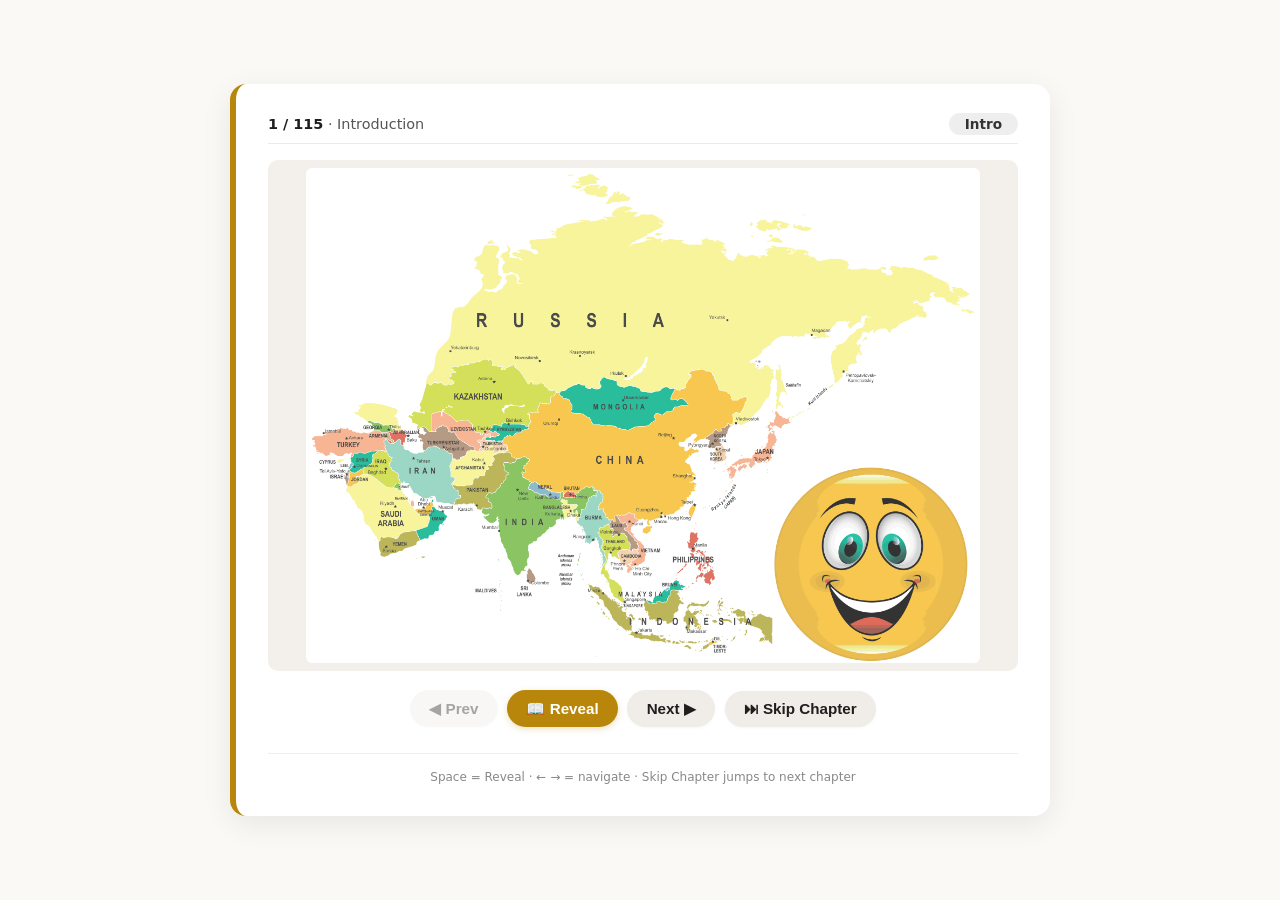
<file: new.html>
<!DOCTYPE html>
<html lang="en">
<head>
  <meta charset="UTF-8" />
  <meta name="viewport" content="width=device-width, initial-scale=1.0" />
  <title>Segment Practice – India Exhibition</title>
  <style>
    * {
      box-sizing: border-box;
      margin: 0;
      padding: 0;
    }

    body {
      font-family: system-ui, -apple-system, 'Segoe UI', Roboto, sans-serif;
      background: #faf9f6;
      color: #1e1e1e;
      min-height: 100vh;
      display: flex;
      justify-content: center;
      align-items: center;
      padding: 1rem;
    }

    .container {
      max-width: 820px;
      width: 100%;
      background: #ffffff;
      border-radius: 16px;
      box-shadow: 0 8px 30px rgba(0, 0, 0, 0.08);
      padding: 1.8rem 2rem 2rem;
      border-left: 6px solid #b8860b;
    }

    .top-bar {
      display: flex;
      flex-wrap: wrap;
      justify-content: space-between;
      align-items: baseline;
      border-bottom: 1px solid #eaeaea;
      padding-bottom: 0.5rem;
      margin-bottom: 1rem;
      gap: 0.3rem 0.8rem;
    }
    .top-bar .progress {
      font-size: 0.9rem;
      color: #555;
    }
    .top-bar .progress strong {
      color: #1e1e1e;
    }
    .top-bar .chapter-badge {
      background: #eee;
      padding: 0.2rem 1rem;
      border-radius: 20px;
      font-size: 0.85rem;
      font-weight: 600;
      color: #333;
    }

    .image-wrapper {
      background: #f3f0eb;
      border-radius: 10px;
      padding: 0.5rem;
      display: flex;
      justify-content: center;
      align-items: center;
      min-height: 220px;
      margin-bottom: 1rem;
    }
    .image-wrapper img {
      max-width: 100%;
      max-height: 55vh;
      width: auto;
      height: auto;
      border-radius: 6px;
      display: block;
      object-fit: contain;
    }

    .text-content {
      background: #f9f7f3;
      border-radius: 10px;
      padding: 1.2rem 1.5rem;
      margin: 0.8rem 0 1.2rem;
      border-left: 3px solid #b8860b;
      display: none;
      animation: fadeSlide 0.25s ease-out;
    }
    .text-content.visible {
      display: block;
    }
    .text-content p {
      margin: 0.4rem 0;
      line-height: 1.6;
    }
    .text-content ul,
    .text-content ol {
      padding-left: 1.4rem;
      margin: 0.3rem 0;
    }
    .text-content li {
      margin-bottom: 0.15rem;
    }
    .text-content blockquote {
      border-left: 3px solid #bbb;
      padding-left: 1rem;
      margin: 0.6rem 0;
      font-style: italic;
    }
    .text-content .key-stat {
      background: #e8e0d6;
      padding: 0.1rem 0.5rem;
      border-radius: 4px;
      font-weight: 600;
      font-size: 0.9rem;
      white-space: nowrap;
    }

    @keyframes fadeSlide {
      0% { opacity: 0; transform: translateY(-6px); }
      100% { opacity: 1; transform: translateY(0); }
    }

    .actions {
      display: flex;
      flex-wrap: wrap;
      gap: 0.6rem;
      margin-top: 1.2rem;
      align-items: center;
      justify-content: center;
    }
    .actions button {
      background: #f0ede8;
      border: none;
      padding: 0.6rem 1.2rem;
      border-radius: 40px;
      font-weight: 600;
      font-size: 0.95rem;
      color: #1e1e1e;
      cursor: pointer;
      transition: background 0.15s, transform 0.1s;
      box-shadow: 0 1px 3px rgba(0, 0, 0, 0.04);
      display: inline-flex;
      align-items: center;
      gap: 0.3rem;
    }
    .actions button:hover {
      background: #e3ded7;
    }
    .actions button:active {
      transform: scale(0.96);
    }
    .actions button.primary {
      background: #b8860b;
      color: white;
      box-shadow: 0 2px 6px rgba(184, 134, 11, 0.25);
    }
    .actions button.primary:hover {
      background: #a07409;
    }
    .actions button:disabled {
      opacity: 0.4;
      pointer-events: none;
      filter: grayscale(0.4);
    }
    .actions .spacer {
      flex: 1;
    }

    .footer-note {
      margin-top: 1.6rem;
      text-align: center;
      font-size: 0.75rem;
      color: #888;
      border-top: 1px solid #eee;
      padding-top: 1rem;
    }

    @media (max-width: 600px) {
      .container { padding: 1rem; }
      .actions { flex-direction: column; align-items: stretch; }
      .actions button { justify-content: center; }
    }
  </style>
</head>
<body>

  <div class="container" id="app">
    <div class="top-bar">
      <span class="progress"><strong id="slideCounter">1 / 1</strong> · <span id="chapterLabel">Introduction</span></span>
      <span class="chapter-badge" id="chapterBadge">Chapter 0</span>
    </div>

    <div class="image-wrapper">
      <img id="slideImage" src="" alt="Slide visual" />
    </div>

    <div class="text-content" id="textContent">
      <div id="textBody"></div>
    </div>

    <div class="actions">
      <button id="prevBtn" disabled>◀ Prev</button>
      <button id="revealBtn" class="primary">📖 Reveal</button>
      <button id="nextBtn">Next ▶</button>
      <button id="skipBtn">⏭ Skip Chapter</button>
    </div>
    <div class="footer-note">Space = Reveal · ← → = navigate · Skip Chapter jumps to next chapter</div>
  </div>

  <script>
    // ============================================================
    // 1. DEFINE HELPERS (match your original file)
    // ============================================================
    function smp(text, image) {
      return { type: 'smp', text, image };
    }
    function simpleContentChapter(html, chapter) {
      return { type: 'chapter', html, chapter };
    }

    // ============================================================
    // 2. YOUR EXACT pageContainer (copy‑pasted)
    // ============================================================
    const pageContainer = [
      smp("Welcome to our exhibition about Asia!", './img/int-0.png'),
      simpleContentChapter(`<p><strong>Indian subcontinent</strong> — mainly India itself.</p>
          <img src="./img/IndianSubContinent.jpg" alt="Map of the Indian subcontinent" />`, 0),
      simpleContentChapter(`
        <p><strong>Why Europeans came:</strong></p>
        <ul>
          <li>Europeans don't have spices so bland food</li>
          <li>spread christianity</li>
        </ul>
        <img src="./img/0.png" alt="Illustration 0" />
      `, 0),
      simpleContentChapter(`
        <blockquote>
          “There's a reason why there are too many Asian restaurants all over the world.”
          <cite>(There's a few Europeans restaurant though)</cite>
        </blockquote>
        <img src="./img/1.png" alt="Illustration 1" />
      `, 0),
      simpleContentChapter(`
          <p>The ottoman empire controlled Asian trading</p>
        <img src="./img/2.jpg" alt="Ottoman empire on the way of Europe" />
      `, 1),
      simpleContentChapter(`
        <p>European colonization in India began with the Portuguese.</p>
        <img src="./img/3.jpg" alt="Portuguese colonization illustration" />
      `, 1),
      simpleContentChapter(`<p>Several empires set up trading posts, but only the British, French, and Portuguese survived into the 20th century. </p>
        <img src="./img/4.png">`, 1),
      simpleContentChapter(`<p>The British East India Company, initially a trading entity, established small coastal forts.</p>
        <img src="./img/5.png">`, 1),
      simpleContentChapter(`<p> At that time, the powerful Mughal Empire ruled most of India, controlling <span class="key-stat">27%</span> of the world economy—equal to all of China or Western Europe combined. Direct European conquest was impossible because the Mughals had strong shipbuilding, textile, and trade networks. </p>
        <img src="./img/6.jpg">`, 1),
      simpleContentChapter(`<p>However, in the early 18th century, Invasions from Persia and Afghanistan caused external strains on the state. At the same time, the regions within the Empire began demanding more autonomy. England happened to be withing the region it was first breaking away</p>
        <img src="./img/7.png">`, 1),
      simpleContentChapter(`<p>The East India Company saw the fall of the Mughal Empire as an opportunity. As regions fought succession wars, the British supported one claimant with superior artillery and warships. Once their side won, they placed a company official in charge of that state's treasury, controlling tax collection and government spending, with a large portion sent to London shareholders.</p>
        <img src="./img/8.png">`, 2),
      simpleContentChapter(`<p>If rulers disagreed, the British threatened bombardment. Through these "unequal treaties," they gained control of Bengal, Bihar, and Orissa's finances by 1765. </p>
        <img src="./img/9.png">`, 2),
      simpleContentChapter(`<p>British government officials were also company shareholders, so they passed legislation to strengthen the company. </p>
        <img src="./img/10.png">`, 2),
      simpleContentChapter(`<p>They invested taxes into hiring Indian mercenaries and training Indian soldiers, expanding their conquests. </p>
        <img src="./img/11.png">`, 2),
      simpleContentChapter(`<p>Some land was directly ruled, while princely states remained under Indian princes who paid tribute. (Those states pay the company so they still rule in those lands btw...) </p>
        <img src="./img/12.png">`, 2),
      simpleContentChapter(`<p>Over time, taxes increased, land was confiscated, and regions became opium farms for trade with China. </p>
        <img src="./img/13.jpg">`, 2),
      simpleContentChapter(`<p>The British destroyed Indian industries (steel, shipbuilding, textiles) by taxing Indian goods heavily while exempting British imports, making British products cheaper. India's share of world GDP fell from <span class="key-stat">27%</span> to <span class="key-stat">2%</span>. British industry grew fast with over 100 million Indian customers and no competition. </p>
        <img src="./img/14.png">`, 2),
      simpleContentChapter(`<blockquote>A British administrator admitted they taxed Indians <em>to the utmost</em>.</blockquote>
        <p>Resentment grew. The 1857 Indian Rebellion resulted in over 800,000 Indian deaths.</p>
        <img src="./img/15.jpg">`, 2),
      simpleContentChapter(`<p> The British government then took direct control, but paid the East India Company for the right to rule—essentially a self-dealing arrangement since many MPs were shareholders.</p>
        <img src="./img/16.png">`, 2),
      simpleContentChapter(`<p>The Crown took over governance but kept the company's exploitative systems. The biggest problem was governing over 200 million people with only 6,000 officials and 70,000 European soldiers, plus 230,000 Indian troops paid by Indian taxes. The British never exceeded <span class="key-stat">0.5%</span> of the population, so they feared unity. </p>
        <img src="./img/17.jpg">`, 3),
      simpleContentChapter(`<p>To prevent that, they stoked Hindu‑Muslim hatred by segregating communities, creating land and food shortages to force competition, and restructuring politics along religious lines.</p>
        <img src="./img/18.jpg">`, 3),
      simpleContentChapter(`<p>They made Muslims appear a threat by making them half of the army though only 20% of the population.</p>
        <img src="./img/19.png">`, 3),
      simpleContentChapter(`<p>Simultaneously, they promoted the idea that India was historically Hindu and Muslims were foreign invaders—even though the British were the real invaders. </p>
        <img src="./img/20.png">`, 3),
      simpleContentChapter(`<ul>
          <li>They denied Indians promotions.</li>
          <li>They paid them less.</li>
          <li>They Placed them under less competent British superiors.</li>
        </ul>
        <img src="./img/21.png">`, 3),
      simpleContentChapter(`<p>Some Indians were anglicised through British education and joined the Indian Civil Service, which was 96% British. </p>
        <img src="./img/22.png">`, 3),
      simpleContentChapter(`<p> That service was poorly run: </p>
        <ul>
          <li>Officials had too many tasks.</li>
          <li>They were evaluated only on tax collection.</li>
          <li>They ignored famine prevention or development.</li>
        </ul>
        <img src="./img/23.jpg">`, 3),
      simpleContentChapter(`<p>British officials in India were paid more than those in England and lived isolated from Indian society, never considering India their home. </p>
        <img src="./img/24.jpg">`, 3),
      simpleContentChapter(`<p>Small rebellions failed. So Indian elites founded the Indian National Congress (INC) in 1885 to advocate for Indian rights(They didn't advocate for independence yet)</p>
        <img src="./img/25.jpg">`, 4),
      simpleContentChapter(`<p> They published 22 newspapers (India had <span class="key-stat">475</span> Indian‑owned by 1875) to expose corruption and foster unity.</p>
        <img src="./img/26.png">`, 4),
      simpleContentChapter(`<p>They appealed for: </p>
        <ul>
          <li>Democracy</li>
          <li>Legislation protecting rights</li>
          <li>representation</li>
        </ul>
        <img src="./img/27.png">`, 4),
      simpleContentChapter(`<p> But the British ignored them, evaluating officials only on revenue. Free speech was officially practiced but suppressed: newspapers were shut down, editors prosecuted.</p>
        <img src="img/28.png">`, 4),
      simpleContentChapter(`<p>After two decades of failure, frustrated nationalists realised that talking was useless. They concluded that if the British only cared about money. </p>
        <img src="img/29.png">`, 4),
      simpleContentChapter(`<p> They should make it hard to earn in India. They began boycotting British shops and directing customers to Indian ones. This peaceful protest worked, hurting British profits and getting attention for the first time.</p>
        <img src="img/30.jpg">`, 4),
      simpleContentChapter(`<p>Once upon a time there was this guy called Mahatma Gandhi. He was an indian lawyer.</p>
        <img src="img/31.jpg">`, 5),
      simpleContentChapter(`<p>he had used non‑violent resistance in South Africa(and he succeded) and returned to India in 1915. </p>
        <img src="img/32.png">`, 5),
      simpleContentChapter(`<p>He joined the INC and broadened its appeal beyond elites to ordinary Indians </p>
        <img src="img/33.png">`, 5),
      simpleContentChapter(`<p>he broadened its appeal by using speeches and sending news articles to Britain to expose atrocities.</p>
        <img src="img/34.png">`, 5),
      simpleContentChapter(`<p>During WWI (1914‑1918), over 1 million Indians served, and the British promised home rule (like Australia or Canada) in exchange. </p>
        <img src="img/35.jpg">`, 5),
      simpleContentChapter(`<p>But after the war, with 84,000 Indian dead and a famine killing millions, the British broke their promise. This caused massive resentment. </p>
        <img src="img/36.png">`, 5),
      simpleContentChapter(`<p>Millons of Indians were protesting so it was more than what the Brittish could handle</p>
        <img src="img/37.jpg">`, 5),
      simpleContentChapter(`<p>On April 9, 1919, the British arrested 2 nationalist leaders in Amritsar. </p>
        <img src="./img/38.png">`, 6),
      simpleContentChapter(`<p>Protests escalated into riots with 15 deaths. </p>
        <img src="./img/39.jpg">`, 6),
      simpleContentChapter(`<p>General Dyer arrived, banned gatherings of more than three people. </p>
        <img src="./img/40.jpg">`, 6),
      simpleContentChapter(`<p> On April 13, 10,000‑15,000 people gathered for a spring festival, unaware of the ban. </p>
        <img src="./img/41.png">`, 6),
      simpleContentChapter(`<p>Dyer ordered his troops to fire into the crowd, using 1,650 rounds, killing up to 1,500 civilians (Jallianwala Bagh massacre). </p>
        <img src="./img/42.jpg">`, 6),
      simpleContentChapter(`<p>Dyer was forced to resign but received £1.6 million in donations, while victims' families got about £1,800 each.</p>
        <img src="./img/43.jpg">`, 6),
      simpleContentChapter(`<p>This massacre became a rallying cry. Indians questioned British rule, the INC gained support, and the demand shifted from home rule to full independence. </p>
        <img src="./img/44.png">`, 6),
      simpleContentChapter(`<p>In 1920, the INC launched the Non‑Cooperation Movement:</p>
        <ul>
          <li>Indians refused to work</li>
          <li>Indians broke unjust laws</li>
          <li>Indians used passive resistance (lying, giving wrong directions, deliberately wasting time)</li>
        </ul>
        <img src="./img/45.png">`, 6),
      simpleContentChapter(`<p>The British arrested almost all INC leaders except Gandhi, expecting the movement to collapse. But protests continued</p>
        <img src="./img/46.png">`, 6),
      simpleContentChapter(`<p>However, in 1922, a violent incident in Chauri Chaura where a police station was burned down shocked Gandhi. </p>
        <img src="./img/47.png">`, 6),
      simpleContentChapter(`<p> He felt India was not ready for non‑violent independence and called off the movement, focusing on preparation instead.</p>
        <img src="./img/48.png">`, 6),
      simpleContentChapter(`<p>The INC returned to seeking dominion status. They demonstrated economic damage through non‑cooperation. One famous protest was the 1930 Salt March: Gandhi walked 390 km to the coast to make illegal salt, breaking the British monopoly. Hundreds of thousands joined, making salt and buying/selling it, again making British control unworkable. </p>
        <img src="img/49.png">`, 7),
      simpleContentChapter(`<p>These protests forced the British to grant limited self‑governance in 1935 for about 10% of the population.</p>
        <img src="img/50.png">`, 7),
      simpleContentChapter(`<p>However, the British held elections with separate Hindu and Muslim electorates to prevent cooperation, favouring the Muslim League. </p>
        <img src="img/51.png">`, 7),
      simpleContentChapter(`<p>Though both groups resisted, division deepened.</p>
        <img src="img/52.png">`, 7),
      simpleContentChapter(`<p>The Muslim League began questioning whether Muslims should be a minority in a united India or have their own country (Pakistan).</p>
        <img src="img/53.png">`, 7),
      simpleContentChapter(`<p> In 1937, the INC won most seats, but real power remained with the British(feared the popularity and was told by lond to undermine the organization) </p>
        <img src="img/54.png">`, 7),
      simpleContentChapter(`<p>In 1939, WWII broke out. Britain brought India into the war without consulting Indian leaders. The INC was willing to support the war if home rule was granted, but the British refused.</p>
        <img src="img/55.png">`, 7),
      simpleContentChapter(`<p> The INC launched the Quit India Movement in 1942, demanding independence or withdrawal from the war. </p>
        <img src="img/56.png">`, 7),
      simpleContentChapter(`<p>The British brutally suppressed it, shut newspapers, and arrested the entire INC leadership. </p>
        <img src="img/57.png">`, 7),
      simpleContentChapter(`<p>The British then strengthened the Muslim League, giving it government positions and freedoms, hoping it would cause Hindu‑Muslim conflict.</p>
        <img src="img/58.png">`, 7),
      simpleContentChapter(`<p>The League grew from <span class="key-stat">112,000</span> members in 1941 to over <span class="key-stat">2 million</span> by 1944. </p>
        <img src="img/59.png">`, 7),
      simpleContentChapter(`<p>Instead of fighting Hindus, the League advocated for an independent Pakistan.</p>
        <img src="img/60.png">`, 7),
      simpleContentChapter(`<p>After WWII, the British released INC leaders and held elections. </p>
        <img src="img/61.png">`, 8),
      simpleContentChapter(`<p>The League won most Muslim votes, strengthening the Pakistan demand. </p>
        <img src="img/63.png">`, 8),
      simpleContentChapter(`<p>Communal violence escalated. The British wanted to discredit the INC but now faced pressure from the US, USSR, China, and Afghanistan, and could not maintain order while recovering from war. </p>
        <img src="img/64.png">`, 8),
      simpleContentChapter(`<p>They decided to leave, believing India would collapse into civil war, after which they could return.</p>
        <img src="img/65.png">`, 8),
      simpleContentChapter(`<p>In February 1946, they began negotiations to hand over power. The INC and Muslim League could not agree on a united India.</p>
        <img src="img/66.png">`, 8),
      simpleContentChapter(`<p> The British set a deadline of June 1948, forcing a partition plan: Pakistan for Muslim‑majority provinces, India for the rest. </p>
        <img src="img/67.png">`, 8),
      simpleContentChapter(`<p> However, this left huge Hindu minorities in Pakistan and Muslim minorities in India, causing <span class="key-stat">14‑18 million</span> people to move and up to <span class="key-stat">1 million</span> deaths. </p>
        <img src="img/68.png">`, 8),
      simpleContentChapter(`<p>The regions of Punjab and Bengal, with mixed populations, were partitioned as well.</p>
        <img src="img/69.png">`, 8),
      simpleContentChapter(`<p>The 565 princely states were given the option to join either country, but the British also suggested they could become independent, which horrified everyone. </p>
        <img src="img/70.png">`, 8),
      simpleContentChapter(`<p>Most princes chose to join India or Pakistan </p>
        <img src="img/71.png">`, 8),
      simpleContentChapter(`<p>Although four (Hyderabad, Kashmir, Bhopal, Travancore) resisted and were eventually strong‑armed into joining. </p>
        <img src="img/72.png">`, 8),
      simpleContentChapter(`<p>Kashmir remains disputed between India, Pakistan, and China.</p>
        <img src="img/73.png">`, 8),
      simpleContentChapter(`<p>As violence grew, the British moved independence forward of India to August 15, 1947. </p>
        <img src="img/74.png">`, 8),
      simpleContentChapter(`<p> Both nations became secular states, and the Commonwealth of Nations was created to maintain diplomatic and trade ties. </p>
        <img src="img/75.png">`, 8),
      simpleContentChapter(`<p><strong>Education before British Rule</strong></p>
        <p>Education was traditional, rooted in culture, religion, and community life. <strong>Gurukuls</strong>, village <strong>pathshalas</strong>, and Muslim <strong>madrasas</strong>/<strong>maktabs</strong> were common. They taught Sanskrit, mathematics, astronomy, philosophy, medicine, arts, ethics, and good conduct; learning was oral, through listening, memorization, and practice, using local languages. Famous great learning centers like <strong>Nalanda</strong> and <strong>Takshashila</strong> attracted students from faraway lands. Many village children had access, though there were limits for girls and some social groups. </p>
        <img src="./img/85.jpg">`, 9),
      simpleContentChapter(`<p><strong>Education under British Rule</strong></p>
        <p>A major shift came with <strong>Macaulay's Minute</strong> and the <strong>English Education Act of 1835</strong>: English became the main language of instruction, European science, literature, and history replaced much native learning, and Sanskrit and regional knowledge were neglected. <strong>Wood's Dispatch (1854)</strong> built a structured system, set up Education Departments, and opened Calcutta, Bombay, and Madras Universities in <span class="key-stat">1857</span>. </p>
        <p>The main aim was creating an English-speaking class to work as clerks and administrators for the colonial government. Missionary and government schools spread slowly, mostly in towns; later Indians opened their own schools to preserve culture, and these ideas helped grow the movement for India's independence.</p>
        <blockquote>
          “We must at present do our best to form a class who may be interpreters between us and the millions whom we govern — a class of persons Indian in blood and colour, but English in taste, in opinions, in morals, and in intellect.”
          <cite>— Thomas Babington Macaulay, <em>Minute on Education</em> (1835)</cite>
        </blockquote>
        <img src="./img/86.jpg">`, 9),
      simpleContentChapter(`<p>India is one of the most culturally complex and fascinating ecosystems on the planet. With a millennia-ohistory, the Indian subcontinent has not only given birth to some of the world's most influential religions, but it has also woven spirituality directly into the civic fabric, unwritten laws, and daily habits of its population. From an educational and pedagogical perspective, analysing India offers future English teachers an invaluable tool to foster critical intercultural competence and understand global diversity.</p>
        <img src="img/76.jpg">`, 10),
      simpleContentChapter(`<p><strong>The Religious Landscape: Social and Identity Impact</strong></p>
        <ul>
          <li><strong>Hinduism:</strong> Practiced by nearly <span class="key-stat">80%</span> of the population, it functions as an all-encompassing philosophy rather than a rigid, dogmatic institution. Core concepts such as <em>dharma</em> (cosmic duty) and <em>karma</em> (the universal law of cause and effect) govern ethical choices and daily behavior.</li>
          <li><strong>Islam:</strong> Representing approximately <span class="key-stat">14%</span> of the population, India is home to one of the largest Muslim communities globally. This presence has profoundly enriched the architectural, artistic, and linguistic heritage of the nation.</li>
          <li><strong>Native Dharmic Religions and Minorities:</strong> The land is the birthplace of Buddhism, Jainism, and Sikhism, and hosts vibrant Christian and Parsi communities, demonstrating centuries of constant cultural syncretism.</li>
        </ul>
        <img src="img/77.jpg">`, 10),
      simpleContentChapter(`<p><strong>Ancestral Customs and Sacred Symbols</strong></p>
        <ul>
          <li><strong>Animal Veneration:</strong> The protection of the cow is a powerful symbol of motherhood, non-violence (<em>ahimsa</em>), and the earth. Their free transit through hyper-modern metropolises visually illustrates the coexistence of economic progress and ancient sacred traditions.</li>
          <li><strong>The Ganges River:</strong> Revered as the living goddess Ganga, millions of devotees gather annually at its banks in cities like Varanasi. The ritual baths and funerary practices performed there show an anthropological perspective where life, death, and purification interact naturally.</li>
        </ul>
        <img src="img/78.jpg">`, 10),
      simpleContentChapter(`<p><strong>Major Festivals</strong></p>
        <p>Celebrations structurally organise social life. <strong>Diwali</strong> (the festival of lights) celebrates the spiritual victory of light over darkness, while <strong>Holi</strong> (the festival of colors) welcomes spring, temporarily dissolving rigid social barriers and caste structures through shared joy.</p>
        <img src="img/79.jpg">`, 10),
      simpleContentChapter(`<p>Despite global modernization, this institution maintains overwhelming support, being the preference o<span class="key-stat">85%</span> of the population over love marriages. </p>
        <img src="img/80.jpg">`, 11),
      simpleContentChapter(`<p><strong>1. Selection Criteria and Filters</strong></p>
        <p>The process is inherently pragmatic. It is based on filters designed to ensure cultural compatibility and long-term viability between families:</p>
        <ul>
          <li><strong>Sociocultural Homogeneity:</strong> Religion and caste are non-negotiable primary filters to preserve heritage and customs. Additionally, the morality, educational level, and degree of conservatism of the families are evaluated.</li>
          <li><strong>Astrology (Horoscope):</strong> Functions as an indispensable technical requirement. Vedic astrology (<em>Guna Milap</em>) is used to measure compatibility (requiring at least <span class="key-stat">18 out of 36</span> "gunas") and detect potential astrological obstacles like <em>Mangalik Dosha</em>.</li>
          <li><strong>Gender Asymmetry in Evaluation:</strong> The scrutiny is markedly differentiated by gender. The man is evaluated almost exclusively on his professional status and ability to provide economic stability. The woman is judged primarily on her physical appearance (with a documented preference for fair skin) and her efficiency in domestic chores.</li>
        </ul>
        <img src="img/81.jpg">`, 11),
      simpleContentChapter(`<p><strong>2. Approval Protocol</strong></p>
        <p>The scrutiny subordinates individuality to family validation. After passing the astrological filter, the groom's family conducts an in-person inspection of the candidate. If both parties determine that the union is strategic and beneficial, the agreement is formalized through an engagement, setting the wedding date guided by astrological calendars.</p>
        <img src="img/82.jpg">`, 11),
      simpleContentChapter(`<p><strong>3. Modernization of the Process</strong></p>
        <p>Methods have evolved while the essence remains. Traditional matchmaking has been complemented by digital platforms and matchmaking software. In urban areas, criteria have adapted:</p>
        <ul>
          <li>Women's professional profiles are valued.</li>
          <li>Courtship periods are allowed prior to marriage to mitigate initial friction.</li>
          <li>Medical tests are required.</li>
          <li>Opposition to practices like dowry and child marriage is increasing.</li>
        </ul>
        <img src="img/83.jpg">`, 11),
      simpleContentChapter(`<p><strong>4. Success Rate and Sociological Basis</strong></p>
        <p>The model sustains its efficacy on a statistically minimal divorce rate (<span class="key-stat">1 in 100</span>). This long-term retention is attributed to arranged marriages being configured as a contract based on duty, mutual commitment, and family alignment rather than fleeting romantic passion.</p>
        <blockquote>
          “Arranged marriages in India are not just unions of two individuals, but of two families, built on shared values and social harmony.”
          <cite>(Cultural Anthropologist, 2020)</cite>
        </blockquote>
        <img src="./img/84.jpg">`, 11),
      simpleContentChapter(`<p class="dates">Vegetation &amp; Forests</p>
        <p>Fauna and Flora in India</p>
        <p><strong>Vegetation</strong></p>
        <p>The flora of India largely reflect the country's distribution of rainfall. Tropical broad- leaved evergreen and mixed, partially evergreen forests grow in areas with high precipitation; in successively less rainy areas are found moist and dry deciduous forests, scrub jungle, grassland, and desert vegetation. Coniferous forests are confined to the Himalayas. There are about 17,000 species of flowering plants in the country. The subcontinent's physical isolation, caused by its relief and climatic barriers, has resulted in a considerable number of endemic flora.</p>
        <img src="./img/fm12.jpg">`, 12),
      simpleContentChapter(`<p>Roughly one- fourth of the country is forested. However, beginning in the late 20th century, forest depletion accelerated considerably to make room for more agriculture and urban- industrial development. That activity has taken its toll on many Indian plant species. About 20 species of higher-order plants are believed to have become extinct, and already some 1,300 species are considered to be endangered.</p>
        <img src="./img/ff1.png">`, 12),
      simpleContentChapter(`<p>Tropical evergreen and mixed evergreen deciduous forests generally occupy areas with more than 80 inches (2,000 mm) of rainfall per year, mainly in upper Assam, the Western Ghats (especially in Kerala), parts of Odisha, and the Andaman and Nicobar Islands. Common trees in those tall multistoried forests include species of Mesua, Toona ciliata, Hopea, and Eugenia, as well as gurjun (Dipterocarpus turbinatus), which grows to heights exceeding 165 feet (50 meters) on the Andaman Islands and in Assam. The mixed evergreen- deciduous forests of Kerala and the Bengal Himalayas have a large variety of commercially valuable hardwood trees, of which Lagerstroemia lanceolata, East Indian, or Malabar, kino (Pterocarpus marsupium), and rosewood (Dalbergia latifolia) are well known.</p>
        <img src="./img/fm15.jpg">`, 12),
      simpleContentChapter(`<p>Tropical moist deciduous forests generally occur in areas with 60 to 80 inches (1,500 to 2,000 mm) of rainfall, such as the northern part of the Eastern Ghats, east- central India, and western Karnataka. Dry deciduous forests, which grow in places receiving less than 60 inches (1,500 mm) of precipitation, characterize the subhumid and semiarid regions of Gujarat, Madhya Pradesh, eastern Rajasthan, central Andhra Pradesh, and western Tamil Nadu. Teak, sal (Shorea robusta), axle- wood (Anogeissus latifolia), tendu, ain, and Adina cardiifolia are some of the major deciduous species.</p>
        <img src="./img/fm16.jpg">`, 12),
      simpleContentChapter(`<p>Tropical thorn forests occupy areas in various parts of the country, though mainly in the northern Gangetic Plain and southern peninsular India. Those forests generally grow in areas with less than 24 inches (600 mm) of rain but are also found in more humid areas, where deciduous forests have been degraded because of unregulated grazing, felling, and shifting agriculture. In those areas, such xerophytic (drought- tolerant) trees as species of acacia (babul and catechu) and Butea monosperma predominate.</p>
        <img src="./img/fm17.jpg">`, 12),
      simpleContentChapter(`<p>The important commercial species include teak and sal. Teak, the foremost timber species, is largely confined to the peninsula. During the period of British rule, it was used extensively in shipbuilding, and certain forests were therefore reserved as teak plantations. Sal is confined to the lower Himalayas, Uttar Pradesh, Bihar, Jharkhand, Chhattisgarh, Assam, and Madhya Pradesh. Other species with commercial uses are sandalwood (Santalum album), the fragrant wood that is perhaps the most precious in the world, and rosewood, an evergreen used for carving and furniture</p>
        <img src="./img/ff2.png">`, 12),
      simpleContentChapter(`<p>Many other species are noteworthy, some because of special ecological niches they occupy. Deltaic areas, for example, are fringed with mangrove forests, in which the dominant species—called sundri or sundari (Heritiera fomes), which is not, properly speaking, a mangrove—is characterized by respiratory roots that emerge from the tidal water. Conspicuous features of the tropical landscape are the palms, which are represented in India by some 100 species. Coconut and betel nut (the fruit of which is chewed) are cultivated mainly in coastal Karnataka and Kerala. Among the common, majestic- looking trees found throughout much of India are the mango—a major source of fruit—and two revered Ficus species, the pipal (famous as the Bo tree of the Buddha) and the banyan. Many types of bamboo (members of the grass family) grow over much of the country, with a concentration in the rainy areas.</p>
        <img src="./img/ff3.png">`, 12),
      simpleContentChapter(`<p>Vegetation in the Himalayas can be generally divided into a number of elevation zones. Mixed evergreen- deciduous forests dominate the foothill areas up to a height of 5,000 feet (1,500 meters). Above that level subtropical pine forests make their appearance, followed by the Himalayan moist- temperate forests of oak, fir, deodar (Cedrus deodara), and spruce. The highest tree zone, consisting of alpine shrubs, is found up to an elevation of about 15,000 feet (4,500 meters). Rhododendrons are common at 12,000 feet (3,700 meters), above which occasional junipers and alpine meadows are encountered. Zones overlap considerably, and there are wide transitional bands.</p>
        <img src="./img/fm18.jpg">`, 12),
      simpleContentChapter(`<p>India forms an important segment of what is known as the Oriental, or Sino- Indian, biogeographic region, which extends eastward from India to include mainland and much of insular Southeast Asia. Its fauna are numerous and highly diverse</p>
        <img src="./img/fm19.jpg">`, 12),
      simpleContentChapter(`<p class="dates">Mammals, Birds, Reptiles, Fish, Insects &amp; Conservation</p>
        <p><strong>Mammals</strong> </p>
        <p>Mammals of the submontane region include Indian elephants (Elephas maximus)—associated from time immemorial with mythology and the splendor of regal pageantry—the great one- horned Indian rhinoceroses, a wide variety of ruminants, and various primates. There are also numerous predators represented by various genera.</p>
        <img src="./img/ff4.png">`, 13),
      simpleContentChapter(`<p>Wild herds of elephants can be observed in several areas, particularly in such renowned national parks as Periyar Wildlife Sanctuary, in Kerala, and Bandipur, in Karnataka. The Indian rhinoceros is protected at Kaziranga National Park and Manas Wildlife Sanctuary in Assam.</p>
        <img src="./img/fm2.jpg">`, 13),
      simpleContentChapter(`<p>Examples of ruminants include the wild Indian bison, or gaur (Bos gaurus), which inhabits peninsular forests; Indian buffalo; four- horned antelope (Tetracerus quadricornis), known locally as chousingha; blackbuck (Antilope cervicapra), or Indian antelope; antelope known as the nilgai (Boselaphus tragocamelus), or bluebuck; and Indian wild ass (Equus hemionus khur), or ghorkhar. There are also several species of deer, such as the rare Kashmir stag (hangul), swamp deer (barasingha), spotted deer, musk deer, brow- antlered deer (Cervus eldi eldi; an endangered species known locally as the sangai or thamin), and mouse deer.</p>
        <img src="./img/fm1.webp">`, 13),
      simpleContentChapter(`<p>Among the primates are various monkeys, including rhesus monkeys and gray, or Hanuman, langurs (Presbytis entellus), both of which are found in forested areas and near human settlements. The only ape found in India, the hoolock gibbon, is confined to the rainforests of the eastern region. Lion- tailed macaques of the Western Ghats, with halos of hair around their faces, are becoming rare because of poaching.</p>
        <img src="./img/fm3.png">`, 13),
      simpleContentChapter(`<p>The country's carnivores include cats, dogs, foxes, jackals, and mongoose. Among the animals of prey, the Asiatic lion—now confined to Gir National Park, in the Kathiawar Peninsula of Gujarat—is the only extant subspecies of lion found outside of Africa. The majestic but endangered Bengal tiger, the national animal of India, is known for its rich color, illusive design, and formidable power. Of the five extant tiger subspecies worldwide, the Bengal tiger is the most numerous. Tigers are found in the forests of the Tarai region of northern India, Bihar, and Assam; the Ganges delta in West Bengal; the Eastern Ghats; Madhya Pradesh; and eastern Rajasthan. Once on the verge of extinction, Indian tigers have increased to several thousand, thanks largely to Project Tiger, which has established reserves in various parts of the country. Among other cats are leopards, clouded leopards, and various smaller species.</p>
        <img src="./img/ff5.png">`, 13),
      simpleContentChapter(`<p>The Great Himalayas have notable fauna that includes wild sheep and goats, markhor (Capra falconeri), and ibex. Lesser pandas and snow leopards are also found in the upper reaches of the mountains.</p>
        <img src="./img/fm6.jpg">`, 13),
      simpleContentChapter(`<p>Oxen, buffalo, horses, dromedary camels, sheep, goats, and pigs are common domesticated animals. The cattle breed Brahman, or zebu (Bos indicus), a species of ox, is an important draft animal.</p>
        <img src="./img/fm7.jpg">`, 13),
      simpleContentChapter(`<p><strong>Birds</strong></p>
        <p>India has more than 1,200 species of birds and perhaps 2,000 subspecies, although some migratory species are found in the country only during the winter. The amount of avian life in the country represents roughly one- eighth of the world's species. The major reason for such a high level of diversity is the presence of a wide variety of habitats, from the cold and dry alpine tundra of Ladakh and Sikkim to the steamy, tangled jungles of the Sundarbans and wet, moist forests of the Western Ghats and the northeast. The country's many larger rivers provide deltas and backwaters for aquatic animal life, and many smaller rivers drain internally and end in vast saline lakes that are important breeding grounds for such birds as black- necked cranes (Grus nigricollis), barheaded geese (Anser indicus), and great crested grebes, as well as various kinds of terns, gulls, plovers, and sandpipers.</p>
        <img src="./img/ff6.png">`, 13),
      simpleContentChapter(`<p> Herons, storks, ibises, and flamingos are well represented, and many of those birds frequent Keoladeo Ghana National Park, near Bharatpur, Rajasthan (designated a UNESCO World Heritage site in 1985). The Rann of Kachchh forms the nesting ground for one of the world's largest breeding colonies of flamingos.</p>
        <img src="./img/fm8.jpg">`, 13),
      simpleContentChapter(`<p>Birds of prey include hawks, vultures, and eagles. Vultures are ubiquitous consumers of carrion. Game birds are represented by pheasants, jungle fowl, partridges, and quails. Peacocks (peafowl) are also common, especially in Gujarat and Rajasthan, where they are kept as pets. Respondently feathered, the peacock has been adopted as India's national bird.</p>
        <img src="./img/fm9.jpg">`, 13),
      simpleContentChapter(`<p>Other notable birds in India include the Indian crane, commonly known as the sarus (Grus antigone); a large gray bird with crimson legs, the sarus stands as tall as a human. Bustards inhabit India's grasslands. The great Indian bustard (Ardeotis nigriceps), now confined to central and western India, is an endangered species protected by legislation. Sand grouse, pigeons, doves, parakeets, and cuckoos are found throughout the country. The mainly nonmigratory kingfisher, living close to water bodies, is considered sacred in many areas. Hornbills, barbets, and woodpeckers also are common, as are larks, crows, babblers, and thrushes.</p>
        <img src="./img/ff7.png">`, 13),
      simpleContentChapter(`<p><Strong>Reptiles, fish, and insects</Strong></p>
        <p>Reptiles are well represented in India. Crocodiles inhabit the country's rivers, swamps, and lakes. The estuarine crocodile (Crocodilus porosus)—once attaining a maximum length of 30 feet (9 meters), though specimens exceeding 20 feet (6 meters) are now rare—usually lives on the fish, birds, and crabs of muddy deltaic regions. The long- snouted gavial, or gharial (Gavialis gangeticus), a species similar to the crocodile, is endemic to northern India; it is found in a number of large rivers, including the Ganges and Brahmaputra and their tributaries. Of the nearly 400 species of snakes, one- fifth are venomous. Kraits and cobras are particularly widespread venomous species. King cobras often grow to at least 12 feet (3.6 meters) long. The Indian python frequents marshy areas and grasslands. Lizards also are widespread, and turtles are found throughout India, especially along the eastern coast.</p>
        <img src="./img/ff8.png">`, 13),
      simpleContentChapter(`<p>Of some 2,000 species of fish in India, about one- fifth live in fresh water. Common edible freshwater fish include catfish and several members of the carp family, notably the mahseer, which grows up to 6.5 feet (2 meters) and 200 pounds (90 kg). Sharks are found in India’s coastal waters and sometimes travel inland through major estuaries. Commercially valuable marine shellfish species include shrimps, prawns, crabs, lobsters, pearl oysters, and conchs. </p>
        <p>Among the commercially valuable insects are silkworms, bees, and the lac insect (Laccifer lacca). The latter secretes a sticky, resinous material called lac, from which shellac and a red dye are produced. Many other insects, such as various species of mosquitoes, are vectors for disease (e.g., malaria and yellow fever) or for human parasites (e.g., certain flatworms and nematodes).</p>
        <img src="./img/fm10.jpg">`, 13),
      simpleContentChapter(`<p><strong>Conservation</strong></p>
        <p>The movement for the protection of forests and wildlife is strong in India. A number of species, including the elephant, rhinoceros, and tiger, have been declared endangered, and numerous others—both large and small—are considered vulnerable or at risk. Legislative measures have declared certain animals protected species, and areas with particularly rich floral diversity have been adopted as biosphere reserves. Virtually no forests are left in private hands. Projects likely to cause ecological damage must be cleared by the national government's Ministry of Environment, Forest, and Climate Change. Despite such measures, the reduced areas of forests, savannas, and grasslands provide little hope that India's population of animals can be restored to what it was at the end of the 19th century.</p>
        <img src="./img/fm11.jpg">`, 13),
      simpleContentChapter(`<p><strong>🏫 Government Public Schools of India</strong></p>
        <p>They are free of charge, accessible to everyone, follow the national CBSE or state curriculum, use simple uniforms, and provide classes in both rural and urban areas:</p>
        <ul>
          <li>Funded by the State, for all children</li>
          <li>Light blue or light pink uniforms</li>
          <li>Sometimes students sit on the floor</li>
          <li>Use black chalkboards and work with basic supplies</li>
        </ul>
        <img src="img/87.jpg">`, 14),
      simpleContentChapter(`<p><strong>✏️ Private Schools</strong></p>
        <p>Better facilities, neat classrooms, formal uniforms, teach English and special subjects, and also follow the CBSE or ICSE curriculum:</p>
        <ul>
          <li>Monthly tuition fees</li>
          <li>Individual desks, proper lighting, good ventilation, computers</li>
          <li>Dark blue and white uniforms with ties</li>
          <li>Offer art and sports activities</li>
        </ul>
        <img src="img/88.jpg">`, 14),
      simpleContentChapter(`<p><strong>🎓 Well‑known Universities and Institutes (IIT, Central Universities)</strong></p>
        <p>Spacious classrooms, laboratories, libraries; university students learning together, carrying out projects and advanced studies:</p>
        <ul>
          <li>Higher professional education: engineering, medicine, science</li>
          <li>Study groups</li>
          <li>Teachers giving lessons in large lecture halls</li>
        </ul>
        <img src="img/89.jpg">`, 14),
      simpleContentChapter(`<p><strong>What happens if caught cheating</strong></p>
        <p>Strictly forbidden and punished seriously: exam paper cancelled, sometimes all subject results invalidated, must repeat full academic year, suspension. Serious cases face official penalties under anti-cheating laws. Marks become zero, certificate invalid, it delays moving up class or entering university.</p>
        <blockquote>
          “Academic integrity is the foundation of India's education system — cheating is not tolerated at any level.”
          <cite>(University Grants Commission, India)</cite>
        </blockquote>
        <img src="img/92.jpg">`, 14),
    ];

    // ============================================================
    // 3. PROCESS RAW DATA INTO SLIDES
    // ============================================================
    function extractImageAndClean(html) {
      // Find the LAST <img> tag (the main illustration)
      const imgMatch = html.match(/<img[^>]+src="([^"]+)"[^>]*>/);
      let cover = './img/placeholder.jpg';
      let clean = html;
      if (imgMatch) {
        cover = imgMatch[1];
        // Remove ALL img tags from the text to avoid duplication
        clean = html.replace(/<img[^>]*>/g, '').trim();
      }
      return { cover, clean };
    }

    const slides = [];
    const chapterNames = {
      0: 'Why Europeans Crossed the Seas!',
      1: 'Colonization of India (1505–1757)',
      2: 'Unequal Treaties and Exploitation (1757–1858)',
      3: 'The British Raj (1858–1914)',
      4: 'The Indian National Congress (1885–1914)',
      5: 'The Non‑Violence Movement Arrives (1915–1919)',
      6: 'The Shadow of Amritsar (1919–1922)',
      7: 'The League Rises, Britain Trembles (1922–1945)',
      8: 'India and Pakistan Emerge (1945–1947)',
      9: "India's Educational Transformation in Colonial Eras",
      10: 'The Cultural and Religious Soul of India',
      11: 'Arranged Marriages in India',
      12: 'The Beautiful Flora in India',
      13: 'The Faunal Diversity in India',
      14: 'The Many Faces of Indian Education'
    };

    pageContainer.forEach((item, idx) => {
      if (item.type === 'smp') {
        slides.push({
          type: 'smp',
          cover: item.image || './img/placeholder.jpg',
          clean: `<p>${item.text}</p>`,
          chapter: -1,
          rawIdx: idx
        });
        return;
      }
      // type === 'chapter'
      const { cover, clean } = extractImageAndClean(item.html);
      slides.push({
        type: 'chapter',
        cover: cover,
        clean: clean,
        chapter: item.chapter,
        rawIdx: idx
      });
    });

    // ============================================================
    // 4. APP STATE & RENDER
    // ============================================================
    let currentIdx = 0;
    const total = slides.length;

    const imageEl = document.getElementById('slideImage');
    const textBodyEl = document.getElementById('textBody');
    const textContentEl = document.getElementById('textContent');
    const counterEl = document.getElementById('slideCounter');
    const chapterLabelEl = document.getElementById('chapterLabel');
    const chapterBadgeEl = document.getElementById('chapterBadge');
    const prevBtn = document.getElementById('prevBtn');
    const nextBtn = document.getElementById('nextBtn');
    const revealBtn = document.getElementById('revealBtn');
    const skipBtn = document.getElementById('skipBtn');

    function getChapterDisplay(chapter) {
      if (chapter === -1) return 'Introduction';
      return chapterNames[chapter] || `Chapter ${chapter}`;
    }

    function findNextChapterStart(fromIdx) {
      const currentChapter = slides[fromIdx].chapter;
      for (let i = fromIdx + 1; i < slides.length; i++) {
        if (slides[i].chapter > currentChapter) {
          return i;
        }
      }
      return -1;
    }

    function render(index) {
      const slide = slides[index];
      imageEl.src = slide.cover;
      imageEl.alt = `Slide ${index + 1}`;
      textBodyEl.innerHTML = slide.clean;
      // Hide text by default when moving to a new slide
      textContentEl.classList.remove('visible');
      revealBtn.textContent = '📖 Reveal';

      // Update counters & labels
      counterEl.textContent = `${index + 1} / ${total}`;
      const chap = slide.chapter;
      const chapLabel = getChapterDisplay(chap);
      chapterLabelEl.textContent = chapLabel;
      chapterBadgeEl.textContent = chap === -1 ? 'Intro' : `Chapter ${chap}`;

      // Buttons
      prevBtn.disabled = (index === 0);
      nextBtn.disabled = (index === total - 1);

      // Skip button: enable only if there's a next chapter
      const nextChapterIdx = findNextChapterStart(index);
      skipBtn.disabled = (nextChapterIdx === -1);
      // Store the target so click handler can use it
      skipBtn.dataset.target = nextChapterIdx;
    }

    function goTo(index) {
      if (index < 0 || index >= total) return;
      currentIdx = index;
      render(currentIdx);
    }

    function toggleReveal() {
      textContentEl.classList.toggle('visible');
      revealBtn.textContent = textContentEl.classList.contains('visible') ? '🙈 Hide' : '📖 Reveal';
    }

    // ============================================================
    // 5. EVENT LISTENERS
    // ============================================================
    prevBtn.addEventListener('click', () => goTo(currentIdx - 1));
    nextBtn.addEventListener('click', () => goTo(currentIdx + 1));

    revealBtn.addEventListener('click', toggleReveal);

    skipBtn.addEventListener('click', () => {
      const target = parseInt(skipBtn.dataset.target, 10);
      if (target > 0 && target < total) {
        goTo(target);
      }
    });

    // Keyboard shortcuts
    document.addEventListener('keydown', (e) => {
      // Ignore if typing in an input (none here, but safe)
      if (e.target.tagName === 'INPUT' || e.target.tagName === 'TEXTAREA') return;

      if (e.key === 'ArrowLeft') {
        e.preventDefault();
        goTo(currentIdx - 1);
      } else if (e.key === 'ArrowRight') {
        e.preventDefault();
        goTo(currentIdx + 1);
      } else if (e.key === ' ' || e.key === 'Enter') {
        e.preventDefault();
        toggleReveal();
      } else if (e.key === 's' || e.key === 'S') {
        // 'S' for Skip Chapter (optional)
        const target = parseInt(skipBtn.dataset.target, 10);
        if (target > 0) {
          e.preventDefault();
          goTo(target);
        }
      }
    });

    // ============================================================
    // 6. INIT
    // ============================================================
    render(0);
  </script>
</body>
</html>
</file>
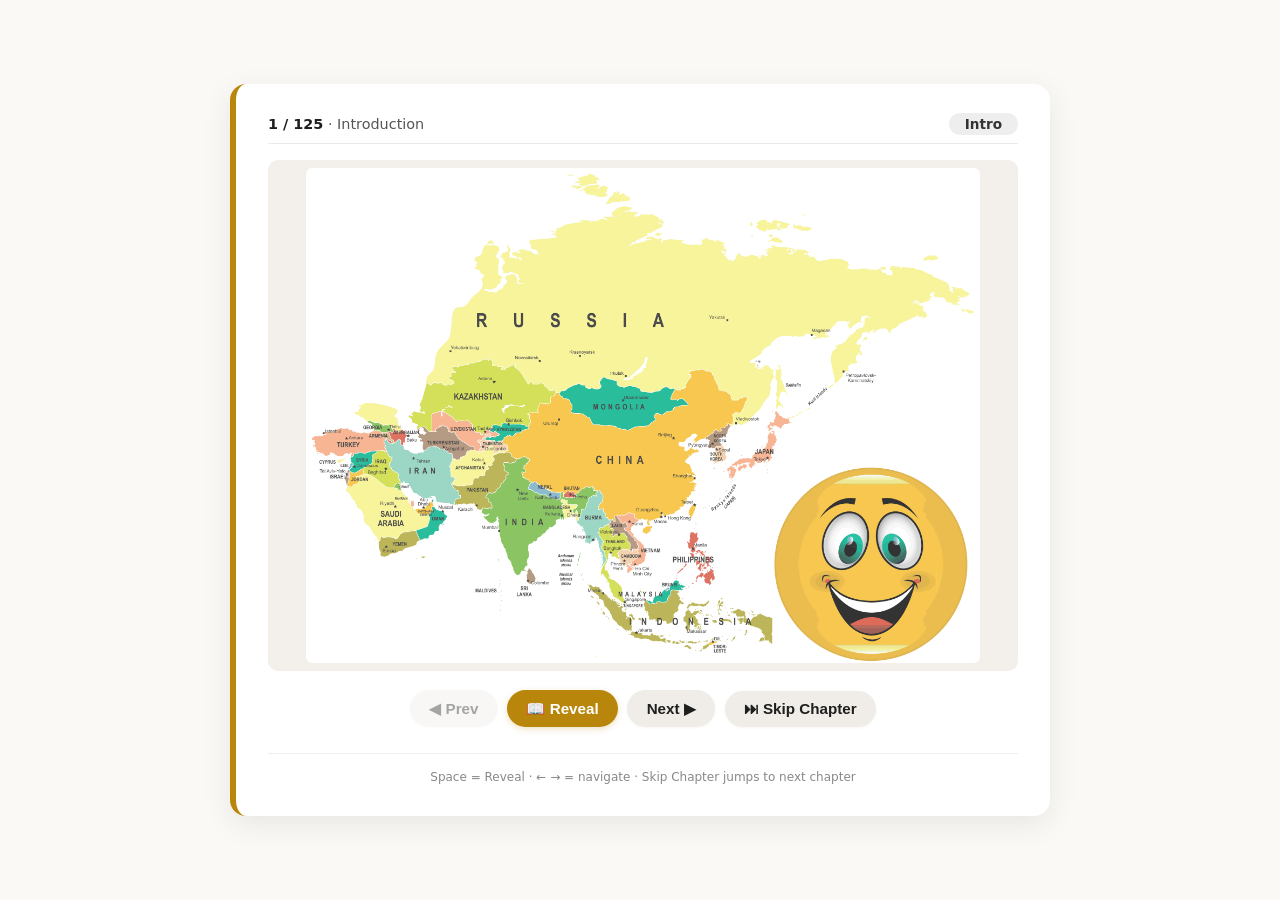
<file: new2.html>
<!DOCTYPE html>
<html lang="en">
<head>
  <meta charset="UTF-8" />
  <meta name="viewport" content="width=device-width, initial-scale=1.0" />
  <title>Segment Practice – with Speaker Intros (Fixed)</title>
  <style>
    * {
      box-sizing: border-box;
      margin: 0;
      padding: 0;
    }

    body {
      font-family: system-ui, -apple-system, 'Segoe UI', Roboto, sans-serif;
      background: #faf9f6;
      color: #1e1e1e;
      min-height: 100vh;
      display: flex;
      justify-content: center;
      align-items: center;
      padding: 1rem;
    }

    .container {
      max-width: 820px;
      width: 100%;
      background: #ffffff;
      border-radius: 16px;
      box-shadow: 0 8px 30px rgba(0, 0, 0, 0.08);
      padding: 1.8rem 2rem 2rem;
      border-left: 6px solid #b8860b;
    }

    .top-bar {
      display: flex;
      flex-wrap: wrap;
      justify-content: space-between;
      align-items: baseline;
      border-bottom: 1px solid #eaeaea;
      padding-bottom: 0.5rem;
      margin-bottom: 1rem;
      gap: 0.3rem 0.8rem;
    }
    .top-bar .progress {
      font-size: 0.9rem;
      color: #555;
    }
    .top-bar .progress strong {
      color: #1e1e1e;
    }
    .top-bar .chapter-badge {
      background: #eee;
      padding: 0.2rem 1rem;
      border-radius: 20px;
      font-size: 0.85rem;
      font-weight: 600;
      color: #333;
    }
    .top-bar .intro-badge {
      background: #b8860b;
      color: #fff;
    }

    .image-wrapper {
      background: #f3f0eb;
      border-radius: 10px;
      padding: 0.5rem;
      display: flex;
      justify-content: center;
      align-items: center;
      min-height: 220px;
      margin-bottom: 1rem;
    }
    .image-wrapper img {
      max-width: 100%;
      max-height: 55vh;
      width: auto;
      height: auto;
      border-radius: 6px;
      display: block;
      object-fit: contain;
    }

    .text-content {
      background: #f9f7f3;
      border-radius: 10px;
      padding: 1.2rem 1.5rem;
      margin: 0.8rem 0 1.2rem;
      border-left: 3px solid #b8860b;
      display: none;
      animation: fadeSlide 0.25s ease-out;
    }
    .text-content.visible {
      display: block;
    }
    .text-content p {
      margin: 0.4rem 0;
      line-height: 1.6;
    }
    .text-content ul,
    .text-content ol {
      padding-left: 1.4rem;
      margin: 0.3rem 0;
    }
    .text-content li {
      margin-bottom: 0.15rem;
    }
    .text-content blockquote {
      border-left: 3px solid #bbb;
      padding-left: 1rem;
      margin: 0.6rem 0;
      font-style: italic;
    }
    .text-content .key-stat {
      background: #e8e0d6;
      padding: 0.1rem 0.5rem;
      border-radius: 4px;
      font-weight: 600;
      font-size: 0.9rem;
      white-space: nowrap;
    }
    .intro-name {
      font-weight: 700;
      color: #b8860b;
    }

    @keyframes fadeSlide {
      0% { opacity: 0; transform: translateY(-6px); }
      100% { opacity: 1; transform: translateY(0); }
    }

    .actions {
      display: flex;
      flex-wrap: wrap;
      gap: 0.6rem;
      margin-top: 1.2rem;
      align-items: center;
      justify-content: center;
    }
    .actions button {
      background: #f0ede8;
      border: none;
      padding: 0.6rem 1.2rem;
      border-radius: 40px;
      font-weight: 600;
      font-size: 0.95rem;
      color: #1e1e1e;
      cursor: pointer;
      transition: background 0.15s, transform 0.1s;
      box-shadow: 0 1px 3px rgba(0, 0, 0, 0.04);
      display: inline-flex;
      align-items: center;
      gap: 0.3rem;
    }
    .actions button:hover {
      background: #e3ded7;
    }
    .actions button:active {
      transform: scale(0.96);
    }
    .actions button.primary {
      background: #b8860b;
      color: white;
      box-shadow: 0 2px 6px rgba(184, 134, 11, 0.25);
    }
    .actions button.primary:hover {
      background: #a07409;
    }
    .actions button:disabled {
      opacity: 0.4;
      pointer-events: none;
      filter: grayscale(0.4);
    }
    .actions .spacer {
      flex: 1;
    }

    .footer-note {
      margin-top: 1.6rem;
      text-align: center;
      font-size: 0.75rem;
      color: #888;
      border-top: 1px solid #eee;
      padding-top: 1rem;
    }

    @media (max-width: 600px) {
      .container { padding: 1rem; }
      .actions { flex-direction: column; align-items: stretch; }
      .actions button { justify-content: center; }
    }
  </style>
</head>
<body>

  <div class="container" id="app">
    <div class="top-bar">
      <span class="progress"><strong id="slideCounter">1 / 1</strong> · <span id="chapterLabel">Introduction</span></span>
      <span class="chapter-badge" id="chapterBadge">Intro</span>
    </div>

    <div class="image-wrapper">
      <img id="slideImage" src="" alt="Slide visual" />
    </div>

    <div class="text-content" id="textContent">
      <div id="textBody"></div>
    </div>

    <div class="actions">
      <button id="prevBtn" disabled>◀ Prev</button>
      <button id="revealBtn" class="primary">📖 Reveal</button>
      <button id="nextBtn">Next ▶</button>
      <button id="skipBtn">⏭ Skip Chapter</button>
    </div>
    <div class="footer-note">
      Space = Reveal · ← → = navigate · Skip Chapter jumps to next chapter
    </div>
  </div>

  <script>
    // ============================================================
    // HELPERS
    // ============================================================
    function smp(text, image) {
      return { type: 'smp', text, image };
    }
    function simpleContentChapter(html, chapter) {
      return { type: 'chapter', html, chapter };
    }

    // ============================================================
    // YOUR ORIGINAL pageContainer (with './img/int-0.png' fixed)
    // ============================================================
    const pageContainer = [
      smp("Welcome to our exhibition about Asia!", './img/int-0.png'),
      simpleContentChapter(`<p><strong>Indian subcontinent</strong> — mainly India itself.</p>
          <img src="./img/IndianSubContinent.jpg" alt="Map of the Indian subcontinent" />`, 0),
      simpleContentChapter(`
        <p><strong>Why Europeans came:</strong></p>
        <ul>
          <li>Europeans don't have spices so bland food</li>
          <li>spread christianity</li>
        </ul>
        <img src="./img/0.png" alt="Illustration 0" />
      `, 0),
      simpleContentChapter(`
        <blockquote>
          “There's a reason why there are too many Asian restaurants all over the world.”
          <cite>(There's a few Europeans restaurant though)</cite>
        </blockquote>
        <img src="./img/1.png" alt="Illustration 1" />
      `, 0),
      simpleContentChapter(`
          <p>The ottoman empire controlled Asian trading</p>
        <img src="./img/2.jpg" alt="Ottoman empire on the way of Europe" />
      `, 1),
      simpleContentChapter(`
        <p>European colonization in India began with the Portuguese.</p>
        <img src="./img/3.jpg" alt="Portuguese colonization illustration" />
      `, 1),
      simpleContentChapter(`<p>Several empires set up trading posts, but only the British, French, and Portuguese survived into the 20th century. </p>
        <img src="./img/4.png">`, 1),
      simpleContentChapter(`<p>The British East India Company, initially a trading entity, established small coastal forts.</p>
        <img src="./img/5.png">`, 1),
      simpleContentChapter(`<p> At that time, the powerful Mughal Empire ruled most of India, controlling <span class="key-stat">27%</span> of the world economy—equal to all of China or Western Europe combined. Direct European conquest was impossible because the Mughals had strong shipbuilding, textile, and trade networks. </p>
        <img src="./img/6.jpg">`, 1),
      simpleContentChapter(`<p>However, in the early 18th century, Invasions from Persia and Afghanistan caused external strains on the state. At the same time, the regions within the Empire began demanding more autonomy. England happened to be withing the region it was first breaking away</p>
        <img src="./img/7.png">`, 1),
      simpleContentChapter(`<p>The East India Company saw the fall of the Mughal Empire as an opportunity. As regions fought succession wars, the British supported one claimant with superior artillery and warships. Once their side won, they placed a company official in charge of that state's treasury, controlling tax collection and government spending, with a large portion sent to London shareholders.</p>
        <img src="./img/8.png">`, 2),
      simpleContentChapter(`<p>If rulers disagreed, the British threatened bombardment. Through these "unequal treaties," they gained control of Bengal, Bihar, and Orissa's finances by 1765. </p>
        <img src="./img/9.png">`, 2),
      simpleContentChapter(`<p>British government officials were also company shareholders, so they passed legislation to strengthen the company. </p>
        <img src="./img/10.png">`, 2),
      simpleContentChapter(`<p>They invested taxes into hiring Indian mercenaries and training Indian soldiers, expanding their conquests. </p>
        <img src="./img/11.png">`, 2),
      simpleContentChapter(`<p>Some land was directly ruled, while princely states remained under Indian princes who paid tribute. (Those states pay the company so they still rule in those lands btw...) </p>
        <img src="./img/12.png">`, 2),
      simpleContentChapter(`<p>Over time, taxes increased, land was confiscated, and regions became opium farms for trade with China. </p>
        <img src="./img/13.jpg">`, 2),
      simpleContentChapter(`<p>The British destroyed Indian industries (steel, shipbuilding, textiles) by taxing Indian goods heavily while exempting British imports, making British products cheaper. India's share of world GDP fell from <span class="key-stat">27%</span> to <span class="key-stat">2%</span>. British industry grew fast with over 100 million Indian customers and no competition. </p>
        <img src="./img/14.png">`, 2),
      simpleContentChapter(`<blockquote>A British administrator admitted they taxed Indians <em>to the utmost</em>.</blockquote>
        <p>Resentment grew. The 1857 Indian Rebellion resulted in over 800,000 Indian deaths.</p>
        <img src="./img/15.jpg">`, 2),
      simpleContentChapter(`<p> The British government then took direct control, but paid the East India Company for the right to rule—essentially a self-dealing arrangement since many MPs were shareholders.</p>
        <img src="./img/16.png">`, 2),
      simpleContentChapter(`
      <p>The Crown took over governance but kept the company's exploitative systems.
</p>
<p style="color:red;">(so basically the crown chooses the governor instead of the shareholder. shareholders were replaced my members of parlament but many of them are shareholders so it didn't change much)</p>
 <p>       The biggest problem was governing over 200 million people with only 6,000 officials and 70,000 European soldiers, plus 230,000 Indian troops paid by Indian taxes. The British never exceeded <span class="key-stat">0.5%</span> of the population, so they feared unity. </p>
        <img src="./img/17.jpg">`, 3),
      simpleContentChapter(`<p>To prevent that, they stoked Hindu‑Muslim hatred by segregating communities, creating land and food shortages to force competition, and then restructuring politics along religious lines.</p>

<p style="color:red;">(they made the hindu and muslim fight each other. they then they made people more religious by changing the political structures with religious lines so they would argue against each other)</p>


        <img src="./img/18.jpg">`, 3),
      simpleContentChapter(`<p>They made Muslims appear a threat by making them half of the army though only 20% of the population.</p>
        <img src="./img/19.png">`, 3),
      simpleContentChapter(`<p>Simultaneously, they promoted the idea that India was historically Hindu and Muslims were foreign invaders—even though the British were the real invaders. </p>
        <img src="./img/20.png">`, 3),
      simpleContentChapter(`<ul>
          <li>They denied Indians promotions.</li>
          <li>They paid them less.</li>
          <li>They Placed them under less competent British superiors.</li>
        </ul>

<p style="color:red;">(because they wanted to prevent effective leadership for both muslims and hindus)</p>
        <img src="./img/21.png">`, 3),
      simpleContentChapter(`<p>Some Indians were anglicised through British education and joined the Indian Civil Service, which was 96% British. </p>

<p style="color:red;">(point in the picture that the indian had brittish education, brittish lifestyle and considered themselves brittish. And when supporting the brittish, their children were allowed to go to brittish school--which was the best at the time so even the children became brittish ̣) when they came back to brittish-india the joined the indian civil service which was not indian nor civil and nor a service</p> 
        <img src="./img/22.png">`, 3),
      simpleContentChapter(`<p> That service was poorly run: </p>
        <ul>
          <li>Officials had too many tasks.</li>
          <li>They were evaluated only on tax collection.</li>
          <li>They ignored famine prevention or development.</li>
        </ul>

<p style="color:red;">(so they didn't have time, and the only way to get ahead is to collect taxes for the bosses and ignore the native population) </p> 
        <img src="./img/23.jpg">`, 3),
      simpleContentChapter(`<p>British officials in India were paid more than those in England and lived isolated from Indian society, never considering India their home. </p>

<p style="color:red;">(the brittish begin seeing india as a price posession so the queen of India became an empress. and the brittish created a capital called new deli to celebrate with a brittish king becoming an emperor of india. They also obligated the indian elites to use brittish clothes by making it so they're only worthy if they have brittish clothes and the brttish only sold those clothes so the brittish got even more money) </p> 
        <img src="./img/24.jpg">`, 3),
      simpleContentChapter(`<p>Small rebellions failed. So Indian elites founded the Indian National Congress (INC) in 1885 to advocate for Indian rights(They didn't advocate for independence yet)</p>
        <img src="./img/25.jpg">`, 4),
      simpleContentChapter(`<p> They published 22 newspapers (India had <span class="key-stat">475</span> Indian‑owned by 1875) to expose corruption and foster unity.</p>
        <img src="./img/26.png">`, 4),
      simpleContentChapter(`<p>They appealed for: </p>
        <ul>
          <li>Democracy</li>
          <li>Legislation protecting rights</li>
          <li>representation</li>
        </ul>
        <img src="./img/27.png">`, 4),
      simpleContentChapter(`<p> But the British ignored them, evaluating officials only on revenue. Free speech was officially practiced but suppressed: newspapers were shut down, editors prosecuted.</p>
        <img src="img/28.png">`, 4),
      simpleContentChapter(`<p>After two decades of failure, frustrated nationalists realised that talking was useless. They concluded that if the British only cared about money. </p>
        <img src="img/29.png">`, 4),
      simpleContentChapter(`<p> They should make it hard to earn in India. They began boycotting British shops and directing customers to Indian ones. This peaceful protest worked, hurting British profits and getting attention for the first time.</p>
        <img src="img/30.jpg">`, 4),
      simpleContentChapter(`<p>Once upon a time there was this guy called Mahatma Gandhi. He was an indian lawyer.</p>
        <img src="img/31.jpg">`, 5),
      simpleContentChapter(`<p>he had used non‑violent resistance in South Africa(and he succeded) and returned to India in 1915. </p>
        <img src="img/32.png">`, 5),
      simpleContentChapter(`<p>He joined the INC and broadened its appeal beyond elites to ordinary Indians </p>
        <img src="img/33.png">`, 5),
      simpleContentChapter(`<p>he broadened its appeal by using speeches and sending news articles to Britain to expose atrocities.</p>
        <img src="img/34.png">`, 5),
      simpleContentChapter(`<p>During WWI (1914‑1918), over 1 million Indians served, and the British promised home rule (like Australia or Canada) in exchange. </p>
        <img src="img/35.jpg">`, 5),
      simpleContentChapter(`<p>But after the war, with 84,000 Indian dead and a famine killing millions, the British broke their promise. This caused massive resentment. </p>
        <img src="img/36.png">`, 5),
      simpleContentChapter(`<p>Millons of Indians were protesting so it was more than what the Brittish could handle</p>
        <img src="img/37.jpg">`, 5),
      simpleContentChapter(`<p>On April 9, 1919, the British arrested 2 nationalist leaders in Amritsar. </p>
        <img src="./img/38.png">`, 6),
      simpleContentChapter(`<p>Protests escalated into riots with 15 deaths. </p>
        <img src="./img/39.jpg">`, 6),
      simpleContentChapter(`<p>General Dyer arrived, banned gatherings of more than three people. </p>
        <img src="./img/40.jpg">`, 6),
      simpleContentChapter(`<p> On April 13, 10,000‑15,000 people gathered for a spring festival, unaware of the ban. </p>
        <img src="./img/41.png">`, 6),
      simpleContentChapter(`<p>Dyer ordered his troops to fire into the crowd, using 1,650 rounds, killing up to 1,500 civilians (Jallianwala Bagh massacre). </p>
        <img src="./img/42.jpg">`, 6),
      simpleContentChapter(`<p>Dyer was forced to resign but received £1.6 million in donations, while victims' families got about £1,800 each.</p>
        <img src="./img/43.jpg">`, 6),
      simpleContentChapter(`<p>This massacre became a rallying cry. Indians questioned British rule, the INC gained support, and the demand shifted from home rule to full independence. </p>
        <img src="./img/44.png">`, 6),
      simpleContentChapter(`<p>In 1920, the INC launched the Non‑Cooperation Movement:</p>
        <ul>
          <li>Indians refused to work</li>
          <li>Indians broke unjust laws</li>
          <li>Indians used passive resistance (lying, giving wrong directions, deliberately wasting time)</li>
        </ul>
        <img src="./img/45.png">`, 6),
      simpleContentChapter(`<p>The British arrested almost all INC leaders except Gandhi, expecting the movement to collapse. But protests continued</p>
        <img src="./img/46.png">`, 6),
      simpleContentChapter(`<p>However, in 1922, a violent incident in Chauri Chaura where a police station was burned down shocked Gandhi. </p>
        <img src="./img/47.png">`, 6),
      simpleContentChapter(`<p> He felt India was not ready for non‑violent independence and called off the movement, focusing on preparation instead.</p>
        <img src="./img/48.png">`, 6),
      simpleContentChapter(`<p>The INC returned to seeking dominion status. They demonstrated economic damage through non‑cooperation. One famous protest was the 1930 Salt March: Gandhi walked 390 km to the coast to make illegal salt, breaking the British monopoly. Hundreds of thousands joined, making salt and buying/selling it, again making British control unworkable. </p>

<p style="color:red;">(the british controlled the salt on India through Taxation. people couldn't take free salt from the coastal area so it was unfair and it was easy to make.. you only need to grab some container that can handle heat and evaporate the water. it hurt the poor the most because they had no money and salt is a basic need ) gandhi marched from coast to coast </p> 


        <img src="img/49.png">`, 7),
      simpleContentChapter(`<p>These protests forced the British to grant limited self‑governance in 1935 for about 10% of the population.</p>
        <img src="img/50.png">`, 7),
      simpleContentChapter(`<p>However, the British held elections with separate Hindu and Muslim electorates to prevent cooperation, favouring the Muslim League. </p>
        <img src="img/51.png">`, 7),
      simpleContentChapter(`<p>Though both groups resisted, division deepened.</p>
        <img src="img/52.png">`, 7),
      simpleContentChapter(`<p>The Muslim League began questioning whether Muslims should be a minority in a united India or have their own country (Pakistan).</p>
        <img src="img/53.png">`, 7),
      simpleContentChapter(`<p> In 1937, the INC won most seats, but real power remained with the British(feared the popularity and was told by lond to undermine the organization) </p>
        <img src="img/54.png">`, 7),
      simpleContentChapter(`<p>In 1939, WWII broke out. Britain brought India into the war without consulting Indian leaders. The INC was willing to support the war if home rule was granted, but the British refused.</p>
        <img src="img/55.png">`, 7),
      simpleContentChapter(`<p> The INC launched the Quit India Movement in 1942, demanding independence or withdrawal from the war. </p>
        <img src="img/56.png">`, 7),
      simpleContentChapter(`<p>The British brutally suppressed it, shut newspapers, and arrested the entire INC leadership. </p>
        <img src="img/57.png">`, 7),
      simpleContentChapter(`<p>The British then strengthened the Muslim League, giving it government positions and freedoms, hoping it would cause Hindu‑Muslim conflict.</p>
        <img src="img/58.png">`, 7),
      simpleContentChapter(`<p>The League grew from <span class="key-stat">112,000</span> members in 1941 to over <span class="key-stat">2 million</span> by 1944. </p>
        <img src="img/59.png">`, 7),
      simpleContentChapter(`<p>Instead of fighting Hindus, the League advocated for an independent Pakistan.</p>
        <img src="img/60.png">`, 7),
      simpleContentChapter(`<p>After WWII, the British released INC leaders and held elections. </p>
        <img src="img/61.png">`, 8),
      simpleContentChapter(`<p>The League won most Muslim votes, strengthening the Pakistan demand. </p>
        <img src="img/63.png">`, 8),
      simpleContentChapter(`<p>Communal violence escalated. The British wanted to discredit the INC but now faced pressure from the US, USSR, China, and Afghanistan, and could not maintain order while recovering from war. </p>
        <img src="img/64.png">`, 8),
      simpleContentChapter(`<p>They decided to leave, believing India would collapse into civil war, after which they could return.</p>
        <img src="img/65.png">`, 8),
      simpleContentChapter(`<p>In February 1946, they began negotiations to hand over power. The INC and Muslim League could not agree on a united India.</p>
        <img src="img/66.png">`, 8),
      simpleContentChapter(`<p> The British set a deadline of June 1948, forcing a partition plan: Pakistan for Muslim‑majority provinces, India for the rest. </p>
        <img src="img/67.png">`, 8),
      simpleContentChapter(`<p> However, this left huge Hindu minorities in Pakistan and Muslim minorities in India, causing <span class="key-stat">14‑18 million</span> people to move and up to <span class="key-stat">1 million</span> deaths. </p>
        <img src="img/68.png">`, 8),
      simpleContentChapter(`<p>The regions of Punjab and Bengal, with mixed populations, were partitioned as well.</p>
        <img src="img/69.png">`, 8),
      simpleContentChapter(`<p>The 565 princely states were given the option to join either country, but the British also suggested they could become independent, which horrified everyone. </p>
        <img src="img/70.png">`, 8),
      simpleContentChapter(`<p>Most princes chose to join India or Pakistan </p>
        <img src="img/71.png">`, 8),
      simpleContentChapter(`<p>Although four (Hyderabad, Kashmir, Bhopal, Travancore) resisted and were eventually strong‑armed into joining. </p>
        <img src="img/72.png">`, 8),
      simpleContentChapter(`<p>Kashmir remains disputed between India, Pakistan, and China.</p>
        <img src="img/73.png">`, 8),
      simpleContentChapter(`<p>As violence grew, the British moved independence forward of India to August 15, 1947. </p>
        <img src="img/74.png">`, 8),
      simpleContentChapter(`<p> Both nations became secular states, and the Commonwealth of Nations was created to maintain diplomatic and trade ties. </p>
        <img src="img/75.png">`, 8),
      simpleContentChapter(`<p><strong>Education before British Rule</strong></p>
        <p>Education was traditional, rooted in culture, religion, and community life. <strong>Gurukuls</strong>, village <strong>pathshalas</strong>, and Muslim <strong>madrasas</strong>/<strong>maktabs</strong> were common. They taught Sanskrit, mathematics, astronomy, philosophy, medicine, arts, ethics, and good conduct; learning was oral, through listening, memorization, and practice, using local languages. Famous great learning centers like <strong>Nalanda</strong> and <strong>Takshashila</strong> attracted students from faraway lands. Many village children had access, though there were limits for girls and some social groups. </p>
        <img src="./img/85.jpg">`, 9),
      simpleContentChapter(`<p><strong>Education under British Rule</strong></p>
        <p>A major shift came with <strong>Macaulay's Minute</strong> and the <strong>English Education Act of 1835</strong>: English became the main language of instruction, European science, literature, and history replaced much native learning, and Sanskrit and regional knowledge were neglected. <strong>Wood's Dispatch (1854)</strong> built a structured system, set up Education Departments, and opened Calcutta, Bombay, and Madras Universities in <span class="key-stat">1857</span>. </p>
        <p>The main aim was creating an English-speaking class to work as clerks and administrators for the colonial government. Missionary and government schools spread slowly, mostly in towns; later Indians opened their own schools to preserve culture, and these ideas helped grow the movement for India's independence.</p>
        <blockquote>
          “We must at present do our best to form a class who may be interpreters between us and the millions whom we govern — a class of persons Indian in blood and colour, but English in taste, in opinions, in morals, and in intellect.”
          <cite>— Thomas Babington Macaulay, <em>Minute on Education</em> (1835)</cite>
        </blockquote>
        <img src="./img/86.jpg">`, 9),
      simpleContentChapter(`<p>India is one of the most culturally complex and fascinating ecosystems on the planet. With a millennia-ohistory, the Indian subcontinent has not only given birth to some of the world's most influential religions, but it has also woven spirituality directly into the civic fabric, unwritten laws, and daily habits of its population. From an educational and pedagogical perspective, analysing India offers future English teachers an invaluable tool to foster critical intercultural competence and understand global diversity.</p>
        <img src="img/76.jpg">`, 10),
      simpleContentChapter(`<p><strong>The Religious Landscape: Social and Identity Impact</strong></p>
        <ul>
          <li><strong>Hinduism:</strong> Practiced by nearly <span class="key-stat">80%</span> of the population, it functions as an all-encompassing philosophy rather than a rigid, dogmatic institution. Core concepts such as <em>dharma</em> (cosmic duty) and <em>karma</em> (the universal law of cause and effect) govern ethical choices and daily behavior.</li>
          <li><strong>Islam:</strong> Representing approximately <span class="key-stat">14%</span> of the population, India is home to one of the largest Muslim communities globally. This presence has profoundly enriched the architectural, artistic, and linguistic heritage of the nation.</li>
          <li><strong>Native Dharmic Religions and Minorities:</strong> The land is the birthplace of Buddhism, Jainism, and Sikhism, and hosts vibrant Christian and Parsi communities, demonstrating centuries of constant cultural syncretism.</li>
        </ul>
        <img src="img/77.jpg">`, 10),
      simpleContentChapter(`<p><strong>Ancestral Customs and Sacred Symbols</strong></p>
        <ul>
          <li><strong>Animal Veneration:</strong> The protection of the cow is a powerful symbol of motherhood, non-violence (<em>ahimsa</em>), and the earth. Their free transit through hyper-modern metropolises visually illustrates the coexistence of economic progress and ancient sacred traditions.</li>
          <li><strong>The Ganges River:</strong> Revered as the living goddess Ganga, millions of devotees gather annually at its banks in cities like Varanasi. The ritual baths and funerary practices performed there show an anthropological perspective where life, death, and purification interact naturally.</li>
        </ul>
        <img src="img/78.jpg">`, 10),
      simpleContentChapter(`<p><strong>Major Festivals</strong></p>
        <p>Celebrations structurally organise social life. <strong>Diwali</strong> (the festival of lights) celebrates the spiritual victory of light over darkness, while <strong>Holi</strong> (the festival of colors) welcomes spring, temporarily dissolving rigid social barriers and caste structures through shared joy.</p>
        <img src="img/79.jpg">`, 10),
      simpleContentChapter(`<p>Despite global modernization, this institution maintains overwhelming support, being the preference o<span class="key-stat">85%</span> of the population over love marriages. </p>
        <img src="img/80.jpg">`, 11),
      simpleContentChapter(`<p><strong>1. Selection Criteria and Filters</strong></p>
        <p>The process is inherently pragmatic. It is based on filters designed to ensure cultural compatibility and long-term viability between families:</p>
        <ul>
          <li><strong>Sociocultural Homogeneity:</strong> Religion and caste are non-negotiable primary filters to preserve heritage and customs. Additionally, the morality, educational level, and degree of conservatism of the families are evaluated.</li>
          <li><strong>Astrology (Horoscope):</strong> Functions as an indispensable technical requirement. Vedic astrology (<em>Guna Milap</em>) is used to measure compatibility (requiring at least <span class="key-stat">18 out of 36</span> "gunas") and detect potential astrological obstacles like <em>Mangalik Dosha</em>.</li>
          <li><strong>Gender Asymmetry in Evaluation:</strong> The scrutiny is markedly differentiated by gender. The man is evaluated almost exclusively on his professional status and ability to provide economic stability. The woman is judged primarily on her physical appearance (with a documented preference for fair skin) and her efficiency in domestic chores.</li>
        </ul>
        <img src="img/81.jpg">`, 11),
      simpleContentChapter(`<p><strong>2. Approval Protocol</strong></p>
        <p>The scrutiny subordinates individuality to family validation. After passing the astrological filter, the groom's family conducts an in-person inspection of the candidate. If both parties determine that the union is strategic and beneficial, the agreement is formalized through an engagement, setting the wedding date guided by astrological calendars.</p>
        <img src="img/82.jpg">`, 11),
      simpleContentChapter(`<p><strong>3. Modernization of the Process</strong></p>
        <p>Methods have evolved while the essence remains. Traditional matchmaking has been complemented by digital platforms and matchmaking software. In urban areas, criteria have adapted:</p>
        <ul>
          <li>Women's professional profiles are valued.</li>
          <li>Courtship periods are allowed prior to marriage to mitigate initial friction.</li>
          <li>Medical tests are required.</li>
          <li>Opposition to practices like dowry and child marriage is increasing.</li>
        </ul>
        <img src="img/83.jpg">`, 11),
      simpleContentChapter(`<p><strong>4. Success Rate and Sociological Basis</strong></p>
        <p>The model sustains its efficacy on a statistically minimal divorce rate (<span class="key-stat">1 in 100</span>). This long-term retention is attributed to arranged marriages being configured as a contract based on duty, mutual commitment, and family alignment rather than fleeting romantic passion.</p>
        <blockquote>
          “Arranged marriages in India are not just unions of two individuals, but of two families, built on shared values and social harmony.”
          <cite>(Cultural Anthropologist, 2020)</cite>
        </blockquote>
        <img src="./img/84.jpg">`, 11),
      simpleContentChapter(`<p class="dates">Vegetation &amp; Forests</p>
        <p>Fauna and Flora in India</p>
        <p><strong>Vegetation</strong></p>
        <p>The flora of India largely reflect the country's distribution of rainfall. Tropical broad- leaved evergreen and mixed, partially evergreen forests grow in areas with high precipitation; in successively less rainy areas are found moist and dry deciduous forests, scrub jungle, grassland, and desert vegetation. Coniferous forests are confined to the Himalayas. There are about 17,000 species of flowering plants in the country. The subcontinent's physical isolation, caused by its relief and climatic barriers, has resulted in a considerable number of endemic flora.</p>
        <img src="./img/fm12.jpg">`, 12),
      simpleContentChapter(`<p>Roughly one- fourth of the country is forested. However, beginning in the late 20th century, forest depletion accelerated considerably to make room for more agriculture and urban- industrial development. That activity has taken its toll on many Indian plant species. About 20 species of higher-order plants are believed to have become extinct, and already some 1,300 species are considered to be endangered.</p>
        <img src="./img/ff1.png">`, 12),
      simpleContentChapter(`<p>Tropical evergreen and mixed evergreen deciduous forests generally occupy areas with more than 80 inches (2,000 mm) of rainfall per year, mainly in upper Assam, the Western Ghats (especially in Kerala), parts of Odisha, and the Andaman and Nicobar Islands. Common trees in those tall multistoried forests include species of Mesua, Toona ciliata, Hopea, and Eugenia, as well as gurjun (Dipterocarpus turbinatus), which grows to heights exceeding 165 feet (50 meters) on the Andaman Islands and in Assam. The mixed evergreen- deciduous forests of Kerala and the Bengal Himalayas have a large variety of commercially valuable hardwood trees, of which Lagerstroemia lanceolata, East Indian, or Malabar, kino (Pterocarpus marsupium), and rosewood (Dalbergia latifolia) are well known.</p>
        <img src="./img/fm15.jpg">`, 12),
      simpleContentChapter(`<p>Tropical moist deciduous forests generally occur in areas with 60 to 80 inches (1,500 to 2,000 mm) of rainfall, such as the northern part of the Eastern Ghats, east- central India, and western Karnataka. Dry deciduous forests, which grow in places receiving less than 60 inches (1,500 mm) of precipitation, characterize the subhumid and semiarid regions of Gujarat, Madhya Pradesh, eastern Rajasthan, central Andhra Pradesh, and western Tamil Nadu. Teak, sal (Shorea robusta), axle- wood (Anogeissus latifolia), tendu, ain, and Adina cardiifolia are some of the major deciduous species.</p>
        <img src="./img/fm16.jpg">`, 12),
      simpleContentChapter(`<p>Tropical thorn forests occupy areas in various parts of the country, though mainly in the northern Gangetic Plain and southern peninsular India. Those forests generally grow in areas with less than 24 inches (600 mm) of rain but are also found in more humid areas, where deciduous forests have been degraded because of unregulated grazing, felling, and shifting agriculture. In those areas, such xerophytic (drought- tolerant) trees as species of acacia (babul and catechu) and Butea monosperma predominate.</p>
        <img src="./img/fm17.jpg">`, 12),
      simpleContentChapter(`<p>The important commercial species include teak and sal. Teak, the foremost timber species, is largely confined to the peninsula. During the period of British rule, it was used extensively in shipbuilding, and certain forests were therefore reserved as teak plantations. Sal is confined to the lower Himalayas, Uttar Pradesh, Bihar, Jharkhand, Chhattisgarh, Assam, and Madhya Pradesh. Other species with commercial uses are sandalwood (Santalum album), the fragrant wood that is perhaps the most precious in the world, and rosewood, an evergreen used for carving and furniture</p>
        <img src="./img/ff2.png">`, 12),
      simpleContentChapter(`<p>Many other species are noteworthy, some because of special ecological niches they occupy. Deltaic areas, for example, are fringed with mangrove forests, in which the dominant species—called sundri or sundari (Heritiera fomes), which is not, properly speaking, a mangrove—is characterized by respiratory roots that emerge from the tidal water. Conspicuous features of the tropical landscape are the palms, which are represented in India by some 100 species. Coconut and betel nut (the fruit of which is chewed) are cultivated mainly in coastal Karnataka and Kerala. Among the common, majestic- looking trees found throughout much of India are the mango—a major source of fruit—and two revered Ficus species, the pipal (famous as the Bo tree of the Buddha) and the banyan. Many types of bamboo (members of the grass family) grow over much of the country, with a concentration in the rainy areas.</p>
        <img src="./img/ff3.png">`, 12),
      simpleContentChapter(`<p>Vegetation in the Himalayas can be generally divided into a number of elevation zones. Mixed evergreen- deciduous forests dominate the foothill areas up to a height of 5,000 feet (1,500 meters). Above that level subtropical pine forests make their appearance, followed by the Himalayan moist- temperate forests of oak, fir, deodar (Cedrus deodara), and spruce. The highest tree zone, consisting of alpine shrubs, is found up to an elevation of about 15,000 feet (4,500 meters). Rhododendrons are common at 12,000 feet (3,700 meters), above which occasional junipers and alpine meadows are encountered. Zones overlap considerably, and there are wide transitional bands.</p>
        <img src="./img/fm18.jpg">`, 12),
      simpleContentChapter(`<p>India forms an important segment of what is known as the Oriental, or Sino- Indian, biogeographic region, which extends eastward from India to include mainland and much of insular Southeast Asia. Its fauna are numerous and highly diverse</p>
        <img src="./img/fm19.jpg">`, 12),
      simpleContentChapter(`<p class="dates">Mammals, Birds, Reptiles, Fish, Insects &amp; Conservation</p>
        <p><strong>Mammals</strong> </p>
        <p>Mammals of the submontane region include Indian elephants (Elephas maximus)—associated from time immemorial with mythology and the splendor of regal pageantry—the great one- horned Indian rhinoceroses, a wide variety of ruminants, and various primates. There are also numerous predators represented by various genera.</p>
        <img src="./img/ff4.png">`, 13),
      simpleContentChapter(`<p>Wild herds of elephants can be observed in several areas, particularly in such renowned national parks as Periyar Wildlife Sanctuary, in Kerala, and Bandipur, in Karnataka. The Indian rhinoceros is protected at Kaziranga National Park and Manas Wildlife Sanctuary in Assam.</p>
        <img src="./img/fm2.jpg">`, 13),
      simpleContentChapter(`<p>Examples of ruminants include the wild Indian bison, or gaur (Bos gaurus), which inhabits peninsular forests; Indian buffalo; four- horned antelope (Tetracerus quadricornis), known locally as chousingha; blackbuck (Antilope cervicapra), or Indian antelope; antelope known as the nilgai (Boselaphus tragocamelus), or bluebuck; and Indian wild ass (Equus hemionus khur), or ghorkhar. There are also several species of deer, such as the rare Kashmir stag (hangul), swamp deer (barasingha), spotted deer, musk deer, brow- antlered deer (Cervus eldi eldi; an endangered species known locally as the sangai or thamin), and mouse deer.</p>
        <img src="./img/fm1.webp">`, 13),
      simpleContentChapter(`<p>Among the primates are various monkeys, including rhesus monkeys and gray, or Hanuman, langurs (Presbytis entellus), both of which are found in forested areas and near human settlements. The only ape found in India, the hoolock gibbon, is confined to the rainforests of the eastern region. Lion- tailed macaques of the Western Ghats, with halos of hair around their faces, are becoming rare because of poaching.</p>
        <img src="./img/fm3.png">`, 13),
      simpleContentChapter(`<p>The country's carnivores include cats, dogs, foxes, jackals, and mongoose. Among the animals of prey, the Asiatic lion—now confined to Gir National Park, in the Kathiawar Peninsula of Gujarat—is the only extant subspecies of lion found outside of Africa. The majestic but endangered Bengal tiger, the national animal of India, is known for its rich color, illusive design, and formidable power. Of the five extant tiger subspecies worldwide, the Bengal tiger is the most numerous. Tigers are found in the forests of the Tarai region of northern India, Bihar, and Assam; the Ganges delta in West Bengal; the Eastern Ghats; Madhya Pradesh; and eastern Rajasthan. Once on the verge of extinction, Indian tigers have increased to several thousand, thanks largely to Project Tiger, which has established reserves in various parts of the country. Among other cats are leopards, clouded leopards, and various smaller species.</p>
        <img src="./img/ff5.png">`, 13),
      simpleContentChapter(`<p>The Great Himalayas have notable fauna that includes wild sheep and goats, markhor (Capra falconeri), and ibex. Lesser pandas and snow leopards are also found in the upper reaches of the mountains.</p>
        <img src="./img/fm6.jpg">`, 13),
      simpleContentChapter(`<p>Oxen, buffalo, horses, dromedary camels, sheep, goats, and pigs are common domesticated animals. The cattle breed Brahman, or zebu (Bos indicus), a species of ox, is an important draft animal.</p>
        <img src="./img/fm7.jpg">`, 13),
      simpleContentChapter(`<p><strong>Birds</strong></p>
        <p>India has more than 1,200 species of birds and perhaps 2,000 subspecies, although some migratory species are found in the country only during the winter. The amount of avian life in the country represents roughly one- eighth of the world's species. The major reason for such a high level of diversity is the presence of a wide variety of habitats, from the cold and dry alpine tundra of Ladakh and Sikkim to the steamy, tangled jungles of the Sundarbans and wet, moist forests of the Western Ghats and the northeast. The country's many larger rivers provide deltas and backwaters for aquatic animal life, and many smaller rivers drain internally and end in vast saline lakes that are important breeding grounds for such birds as black- necked cranes (Grus nigricollis), barheaded geese (Anser indicus), and great crested grebes, as well as various kinds of terns, gulls, plovers, and sandpipers.</p>
        <img src="./img/ff6.png">`, 13),
      simpleContentChapter(`<p> Herons, storks, ibises, and flamingos are well represented, and many of those birds frequent Keoladeo Ghana National Park, near Bharatpur, Rajasthan (designated a UNESCO World Heritage site in 1985). The Rann of Kachchh forms the nesting ground for one of the world's largest breeding colonies of flamingos.</p>
        <img src="./img/fm8.jpg">`, 13),
      simpleContentChapter(`<p>Birds of prey include hawks, vultures, and eagles. Vultures are ubiquitous consumers of carrion. Game birds are represented by pheasants, jungle fowl, partridges, and quails. Peacocks (peafowl) are also common, especially in Gujarat and Rajasthan, where they are kept as pets. Respondently feathered, the peacock has been adopted as India's national bird.</p>
        <img src="./img/fm9.jpg">`, 13),
      simpleContentChapter(`<p>Other notable birds in India include the Indian crane, commonly known as the sarus (Grus antigone); a large gray bird with crimson legs, the sarus stands as tall as a human. Bustards inhabit India's grasslands. The great Indian bustard (Ardeotis nigriceps), now confined to central and western India, is an endangered species protected by legislation. Sand grouse, pigeons, doves, parakeets, and cuckoos are found throughout the country. The mainly nonmigratory kingfisher, living close to water bodies, is considered sacred in many areas. Hornbills, barbets, and woodpeckers also are common, as are larks, crows, babblers, and thrushes.</p>
        <img src="./img/ff7.png">`, 13),
      simpleContentChapter(`<p><Strong>Reptiles, fish, and insects</Strong></p>
        <p>Reptiles are well represented in India. Crocodiles inhabit the country's rivers, swamps, and lakes. The estuarine crocodile (Crocodilus porosus)—once attaining a maximum length of 30 feet (9 meters), though specimens exceeding 20 feet (6 meters) are now rare—usually lives on the fish, birds, and crabs of muddy deltaic regions. The long- snouted gavial, or gharial (Gavialis gangeticus), a species similar to the crocodile, is endemic to northern India; it is found in a number of large rivers, including the Ganges and Brahmaputra and their tributaries. Of the nearly 400 species of snakes, one- fifth are venomous. Kraits and cobras are particularly widespread venomous species. King cobras often grow to at least 12 feet (3.6 meters) long. The Indian python frequents marshy areas and grasslands. Lizards also are widespread, and turtles are found throughout India, especially along the eastern coast.</p>
        <img src="./img/ff8.png">`, 13),
      simpleContentChapter(`<p>Of some 2,000 species of fish in India, about one- fifth live in fresh water. Common edible freshwater fish include catfish and several members of the carp family, notably the mahseer, which grows up to 6.5 feet (2 meters) and 200 pounds (90 kg). Sharks are found in India’s coastal waters and sometimes travel inland through major estuaries. Commercially valuable marine shellfish species include shrimps, prawns, crabs, lobsters, pearl oysters, and conchs. </p>
        <p>Among the commercially valuable insects are silkworms, bees, and the lac insect (Laccifer lacca). The latter secretes a sticky, resinous material called lac, from which shellac and a red dye are produced. Many other insects, such as various species of mosquitoes, are vectors for disease (e.g., malaria and yellow fever) or for human parasites (e.g., certain flatworms and nematodes).</p>
        <img src="./img/fm10.jpg">`, 13),
      simpleContentChapter(`<p><strong>Conservation</strong></p>
        <p>The movement for the protection of forests and wildlife is strong in India. A number of species, including the elephant, rhinoceros, and tiger, have been declared endangered, and numerous others—both large and small—are considered vulnerable or at risk. Legislative measures have declared certain animals protected species, and areas with particularly rich floral diversity have been adopted as biosphere reserves. Virtually no forests are left in private hands. Projects likely to cause ecological damage must be cleared by the national government's Ministry of Environment, Forest, and Climate Change. Despite such measures, the reduced areas of forests, savannas, and grasslands provide little hope that India's population of animals can be restored to what it was at the end of the 19th century.</p>
        <img src="./img/fm11.jpg">`, 13),
      simpleContentChapter(`<p><strong>🏫 Government Public Schools of India</strong></p>
        <p>They are free of charge, accessible to everyone, follow the national CBSE or state curriculum, use simple uniforms, and provide classes in both rural and urban areas:</p>
        <ul>
          <li>Funded by the State, for all children</li>
          <li>Light blue or light pink uniforms</li>
          <li>Sometimes students sit on the floor</li>
          <li>Use black chalkboards and work with basic supplies</li>
        </ul>
        <img src="img/87.jpg">`, 14),
      simpleContentChapter(`<p><strong>✏️ Private Schools</strong></p>
        <p>Better facilities, neat classrooms, formal uniforms, teach English and special subjects, and also follow the CBSE or ICSE curriculum:</p>
        <ul>
          <li>Monthly tuition fees</li>
          <li>Individual desks, proper lighting, good ventilation, computers</li>
          <li>Dark blue and white uniforms with ties</li>
          <li>Offer art and sports activities</li>
        </ul>
        <img src="img/88.jpg">`, 14),
      simpleContentChapter(`<p><strong>🎓 Well‑known Universities and Institutes (IIT, Central Universities)</strong></p>
        <p>Spacious classrooms, laboratories, libraries; university students learning together, carrying out projects and advanced studies:</p>
        <ul>
          <li>Higher professional education: engineering, medicine, science</li>
          <li>Study groups</li>
          <li>Teachers giving lessons in large lecture halls</li>
        </ul>
        <img src="img/89.jpg">`, 14),
      simpleContentChapter(`<p><strong>What happens if caught cheating</strong></p>
        <p>Strictly forbidden and punished seriously: exam paper cancelled, sometimes all subject results invalidated, must repeat full academic year, suspension. Serious cases face official penalties under anti-cheating laws. Marks become zero, certificate invalid, it delays moving up class or entering university.</p>
        <blockquote>
          “Academic integrity is the foundation of India's education system — cheating is not tolerated at any level.”
          <cite>(University Grants Commission, India)</cite>
        </blockquote>
        <img src="img/92.jpg">`, 14),
    ];

    // ============================================================
    // DEFINE INTRODUCTIONS (Alan introduces these speakers)
    // ============================================================
    const introMap = {
      1: { to: 2, name: 'Agustina Zoe Sabalza', title: 'Unequal Treaties and Exploitation (1757–1858)' },
      3: { to: 4, name: 'Agustina Zoe Sabalza', title: 'The Indian National Congress. so we\'re coming back to something that was happening in the background while we were speaking about the brittish raj, something related to the INC and Agustina is going to talk about it (1885–1914)' },
      4: { to: 5, name: 'Salinas Sandra Mercedes', title: 'The Non‑Violence Movement Arrives (1915–1919)' },
      5: { to: 6, name: 'Agustina Zoe Sabalza', title: 'The Shadow of Amritsar (1919–1922)' },
      7: { to: 8, name: 'Agustina Zoe Sabalza', title: 'India and Pakistan Emerge (1945–1947)' },
      8: { to: 9, name: 'Silvina Vilavicencio', title: "India's Educational Transformation in Colonial Eras" },
      9: { to: 10, name: 'Salinas Sandra Mercedes', title: 'The Cultural and Religious Soul of India' },
      10: { to: 11, name: 'Salinas Sandra Mereles', title: 'Arranged Marriages in India' },
      11: { to: 12, name: 'Mateo Noguera Ronzio', title: 'The Beautiful Flora in India' },
      13: { to: 14, name: 'Silvina Vilavicencio', title: 'The Many Faces of Indian Education' },
    };

    // Intro image – a clean SVG "handover" graphic (embedded)
    const introImage =
      "data:image/svg+xml,%3Csvg xmlns='http://www.w3.org/2000/svg' viewBox='0 0 400 200'%3E%3Crect width='400' height='200' fill='%23f3f0eb'/%3E%3Ccircle cx='200' cy='100' r='60' fill='%23b8860b' opacity='0.15'/%3E%3Cpath d='M160 80 L240 80 L240 120 L160 120 Z' fill='%23b8860b' opacity='0.3'/%3E%3Cpath d='M180 100 L220 100 L220 140 L180 140 Z' fill='%23b8860b' opacity='0.6'/%3E%3Ctext x='200' y='180' font-family='system-ui, sans-serif' font-size='22' font-weight='700' fill='%23333' text-anchor='middle'%3E🤝 Handover%3C/text%3E%3C/svg%3E";

    // ============================================================
    // BUILD FINAL SLIDES (inject intro slides at the right spots)
    // ============================================================
    const rawSlides = [];
    pageContainer.forEach((item) => {
      if (item.type === 'smp') {
        // Use 'cover' so render() sees it consistently
        rawSlides.push({ type: 'smp', cover: item.image, clean: `<p>${item.text}</p>`, chapter: -1 });
        return;
      }
      // chapter
      const html = item.html;
      const imgMatch = html.match(/<img[^>]+src="([^"]+)"[^>]*>/);
      let cover = './img/int-0.png'; // fallback
      let clean = html;
      if (imgMatch) {
        cover = imgMatch[1];
        clean = html.replace(/<img[^>]*>/g, '').trim();
      }
      rawSlides.push({ type: 'chapter', cover, clean, chapter: item.chapter });
    });

    // Inject intro slides after the last slide of a chapter if needed
    const finalSlides = [];
    let currentChapter = -2;

    for (let i = 0; i < rawSlides.length; i++) {
      const slide = rawSlides[i];
      if (slide.chapter !== currentChapter) {
        if (currentChapter in introMap) {
          const intro = introMap[currentChapter];
          const introText =
            `<p style="font-size:1.2rem; font-weight:600; margin-bottom:0.5rem;">🎤 And now, <span class="intro-name">${intro.name}</span> will present:</p>
             <p style="font-size:1.1rem;"><strong>Chapter ${intro.to} – ${intro.title}</strong></p>
             <p style="margin-top:0.6rem; color:#444;">(Alan introduces the next speaker)</p>`;
          finalSlides.push({
            type: 'intro',
            cover: introImage,
            clean: introText,
            chapter: -2,
            introTo: intro.to,
            introName: intro.name,
          });
        }
        currentChapter = slide.chapter;
      }
      finalSlides.push(slide);
    }

    // ============================================================
    // RENDER ENGINE
    // ============================================================
    let currentIdx = 0;
    const total = finalSlides.length;

    const imageEl = document.getElementById('slideImage');
    const textBodyEl = document.getElementById('textBody');
    const textContentEl = document.getElementById('textContent');
    const counterEl = document.getElementById('slideCounter');
    const chapterLabelEl = document.getElementById('chapterLabel');
    const chapterBadgeEl = document.getElementById('chapterBadge');
    const prevBtn = document.getElementById('prevBtn');
    const nextBtn = document.getElementById('nextBtn');
    const revealBtn = document.getElementById('revealBtn');
    const skipBtn = document.getElementById('skipBtn');

    const chapterNames = {
      0: 'Why Europeans Crossed the Seas!',
      1: 'Colonization of India (1505–1757)',
      2: 'Unequal Treaties and Exploitation (1757–1858)',
      3: 'The British Raj (1858–1914)',
      4: 'The Indian National Congress (1885–1914)',
      5: 'The Non‑Violence Movement Arrives (1915–1919)',
      6: 'The Shadow of Amritsar (1919–1922)',
      7: 'The League Rises, Britain Trembles (1922–1945)',
      8: 'India and Pakistan Emerge (1945–1947)',
      9: "India's Educational Transformation in Colonial Eras",
      10: 'The Cultural and Religious Soul of India',
      11: 'Arranged Marriages in India',
      12: 'The Beautiful Flora in India',
      13: 'The Faunal Diversity in India',
      14: 'The Many Faces of Indian Education'
    };

    function getChapterDisplay(chapter) {
      if (chapter === -1) return 'Introduction';
      if (chapter === -2) return '🎤 Speaker Intro';
      return chapterNames[chapter] || `Chapter ${chapter}`;
    }

    function findNextChapterStart(fromIdx) {
      const currentChapter = finalSlides[fromIdx].chapter;
      if (currentChapter === -2) {
        const targetChapter = finalSlides[fromIdx].introTo || -1;
        for (let i = fromIdx + 1; i < finalSlides.length; i++) {
          if (finalSlides[i].chapter === targetChapter) return i;
        }
        return -1;
      }
      for (let i = fromIdx + 1; i < finalSlides.length; i++) {
        if (finalSlides[i].chapter > currentChapter && finalSlides[i].chapter >= 0) {
          return i;
        }
        if (finalSlides[i].chapter === -2 && finalSlides[i].introTo > currentChapter) {
          return i;
        }
      }
      return -1;
    }

    function render(index) {
      const slide = finalSlides[index];
      imageEl.src = slide.cover || './img/placeholder.jpg';
      imageEl.alt = `Slide ${index + 1}`;
      textBodyEl.innerHTML = slide.clean || 'No content.';
      textContentEl.classList.remove('visible');
      revealBtn.textContent = '📖 Reveal';

      counterEl.textContent = `${index + 1} / ${total}`;
      const chap = slide.chapter;
      let label = getChapterDisplay(chap);
      if (chap === -2) {
        label = `🎤 Intro: ${slide.introName}`;
        chapterBadgeEl.textContent = `→ Ch.${slide.introTo}`;
        chapterBadgeEl.className = 'chapter-badge intro-badge';
      } else {
        chapterBadgeEl.textContent = chap === -1 ? 'Intro' : `Ch.${chap}`;
        chapterBadgeEl.className = 'chapter-badge';
      }
      chapterLabelEl.textContent = label;

      prevBtn.disabled = (index === 0);
      nextBtn.disabled = (index === total - 1);

      const nextIdx = findNextChapterStart(index);
      skipBtn.dataset.target = nextIdx;
      skipBtn.disabled = (nextIdx === -1 || nextIdx === index);
    }

    function goTo(index) {
      if (index < 0 || index >= total) return;
      currentIdx = index;
      render(currentIdx);
    }

    function toggleReveal() {
      textContentEl.classList.toggle('visible');
      revealBtn.textContent = textContentEl.classList.contains('visible') ? '🙈 Hide' : '📖 Reveal';
    }

    // Events
    prevBtn.addEventListener('click', () => goTo(currentIdx - 1));
    nextBtn.addEventListener('click', () => goTo(currentIdx + 1));
    revealBtn.addEventListener('click', toggleReveal);

    skipBtn.addEventListener('click', () => {
      const target = parseInt(skipBtn.dataset.target, 10);
      if (target > 0 && target < total) goTo(target);
    });

    document.addEventListener('keydown', (e) => {
      if (e.target.tagName === 'INPUT' || e.target.tagName === 'TEXTAREA') return;
      if (e.key === 'ArrowLeft') { e.preventDefault();
        goTo(currentIdx - 1); } else if (e.key === 'ArrowRight') { e.preventDefault();
        goTo(currentIdx + 1); } else if (e.key === ' ' || e.key === 'Enter') { e.preventDefault();
        toggleReveal(); } else if (e.key === 's' || e.key === 'S') {
        const target = parseInt(skipBtn.dataset.target, 10);
        if (target > 0) { e.preventDefault();
          goTo(target); }
      }
    });

    // Init
    render(0);
  </script>
</body>
</html>
</file>
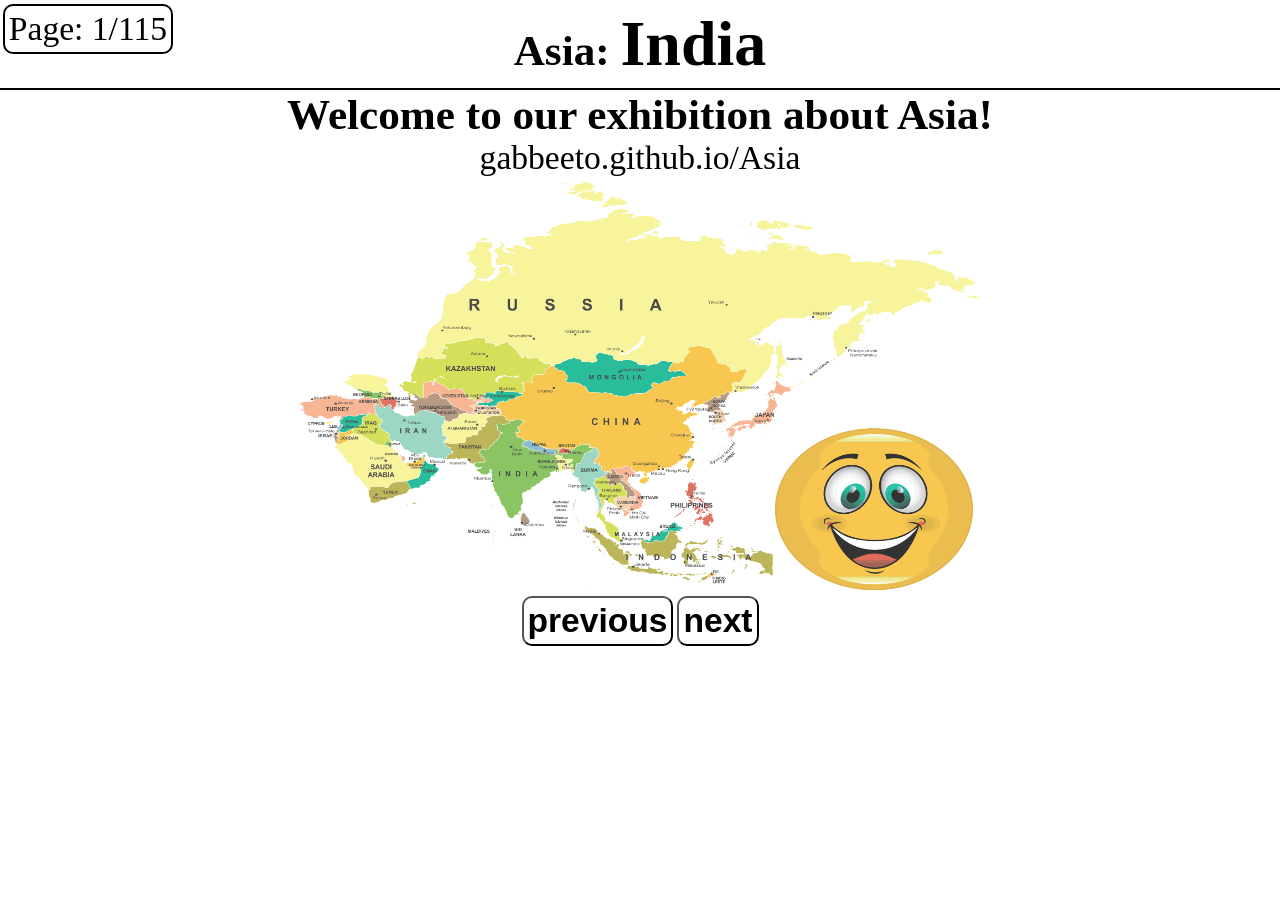
<file: projector.html>
<!DOCTYPE html>
<html lang="en">

<head>
  <meta charset="UTF-8">
  <meta name="viewport" content="width=device-width, initial-scale=1.0">
  <title>Asia: India(For Projector)</title>
  <link rel="stylesheet" href="default.css">
  <link rel="stylesheet" href="style.css">
</head>

<body>
  <header>
    <h1>
      Asia:
      <span>India</span>
    </h1>
  </header>
  <main>
    <article id="floaty">
      <p>Page: <span id="number"></span></p>
    </article>
    <article id="content">
    </article>
    <article id="buttonContainer">
      <button id="previous">previous</button><button id="next">next</button>
    </article>
  </main>


<script src="contentMakers.js"></script>
<script src="pages.js"></script>
<script src="main.js"></script>
</body>

</html>
</file>
<file: default.css>
/* minimal – just enough for readability and mobile */
    * {
      margin: 0;
      padding: 0;
      box-sizing: border-box;
    }
    /* chapter colour coding */
    section.chapter-0 {
      border-left-color: #b8860b;
    }
    
    article.chapter-0 {
      border:2px solid  #b8860b;
    }

    section.chapter-2 {
      border-left-color: #8b2f2f;
    }
    
    article.chapter-2 {
      border:2px solid  #8b2f2f;
    }

    section.chapter-3 {
      border-left-color: #4a6b3d;
    }
    
    article.chapter-3 {
      border:2px solid  #4a6b3d;
    }

    section.chapter-4 {
      border-left-color: #b5651e;
    }
    
    article.chapter-4 {
      border:2px solid  #b5651e;
    }

    section.chapter-5 {
      border-left-color: #6a4c8a;
    }
    
    article.chapter-5 {
      border:2px solid  #6a4c8a;
    }

    section.chapter-6 {
      border-left-color: #a14242;
    }
    
    article.chapter-6 {
      border:2px solid  #a14242;
    }

    section.chapter-7 {
      border-left-color: #2d6a6a;
    }
    
    article.chapter-7 {
      border:2px solid  #2d6a6a;
    }

    section.chapter-8 {
      border-left-color: #7a5c2e;
    }
    
    article.chapter-8 {
      border:2px solid  #7a5c2e;
    }

    section.chapter-9 {
      border-left-color: #5f7a8a;
    }
    
    article.chapter-9 {
      border:2px solid  #5f7a8a;
    }


    section.chapter-10 {
      border-left-color: #898A5F;
    }
    
    article.chapter-10 {
      border:2px solid  #898A5F;
    }

    section.chapter-11 {
      border-left-color: #8A5F6F;
    }
    
    article.chapter-11 {
      border:2px solid  #8A5F6F;
    }


    section.chapter-12 {
      border-left-color: #638A5F;
    }
    
    article.chapter-12 {
      border:2px solid  #638A5F;
    }

    section.chapter-13 {
      border-left-color: #8A815F;
    }
    
    article.chapter-13 {
      border:2px solid  #8A815F;
    }

    section.chapter-14 {
      border-left-color: #5F888A;
    }
    
    article.chapter-14 {
      border:2px solid  #5F888A;
    }
</file>
<file: style.css>
/* general apply */
* {
  box-sizing: border-box;
  margin: 0px;
  padding: 0px;
}

/* colors */
html {
  --main: white;
  --secondary: black;


  /* --main: black; */
  /* --secondary: white; */

  --fSize0: 4rem;
  --fSize1: 2.7rem;
  --fSize2: 2.5rem;
  --fSize3: 2.1rem;
  --fSize4: 1.6rem;

  --paddingSize: 4px;
  --radiusSize: calc(var(--paddingSize) * 2.5);
}

/* main applies */
body {
  background-color: var(--main);
  color: var(--secondary);
}

button {
  background-color: var(--main);
  color: var(--secondary);

  padding: var(--paddingSize);
  border-radius: var(--radiusSize);
  font-size: var(--fSize3);
  font-weight: bold;
  cursor: pointer;
}

button:hover {

  color: var(--main);
  background-color: var(--secondary);

}

/* center elements horizontally */
#buttonContainer,
header {
  display: flex;
  justify-content: center;
  align-items: center;
  text-align: center;
}


h1 {
  font-size: var(--fSize1);
}

h2 {
  font-size: var(--fSize2);
}


h3,p,li {
  font-size: var(--fSize3);
}


blockquote{

  font-size: var(--fSize4);
  
}
header span {
  font-size: var(--fSize0)
}


/* individual changes */

header {
  border-bottom: 2px solid var(--secondary);
  height: 10vh;
}

#floaty, .date,  .chapterShower{
  position: fixed;
  border: 2px solid var(--secondary);
  background: var(--main);
  padding: var(--paddingSize);
  border-radius: var(--radiusSize);
  top: var(--paddingSize);
  font-size: var(--fSize3);
}

#floaty{
  left: calc(var(--paddingSize) * 0.7);
 
}

.date {
  width: 15vw;
  right: calc(var(--paddingSize) * 0.7);
}

.chapterShower{
  right: 50;
  width: 70vw;
  height: 9vh;
  text-align: center;
  font-size: var(--fSize2);
}

#buttonContainer {
  gap: var(--paddingSize);
  margin-top: var(--paddingSize);
}

.pageContent {
  display: flex;
  flex-direction: column;
  justify-content: center;
  align-items: center;
  text-align: center;
}

img {
  --widthSize: 54vw;
  width: var(--widthSize);
  height: calc(var(--widthSize) * .6);
  border-radius: var(--radiusSize);
}
</file>
